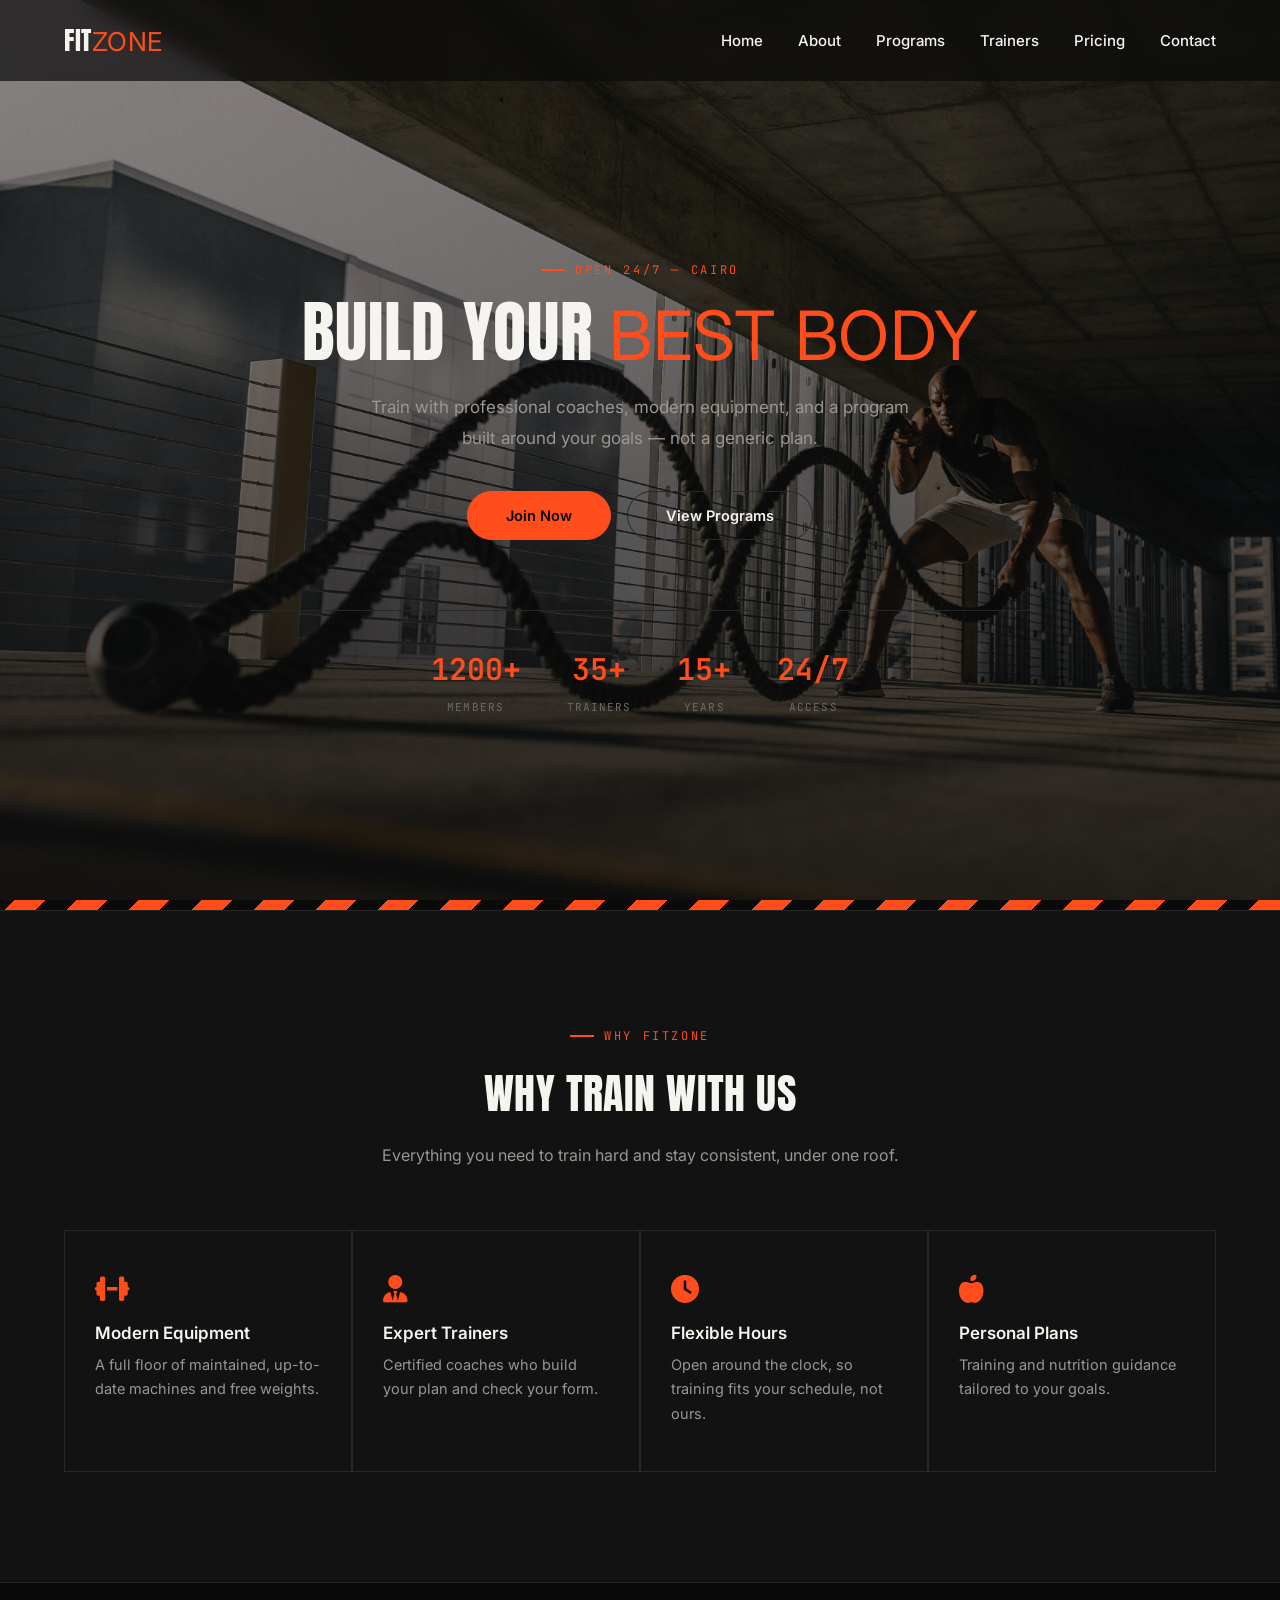
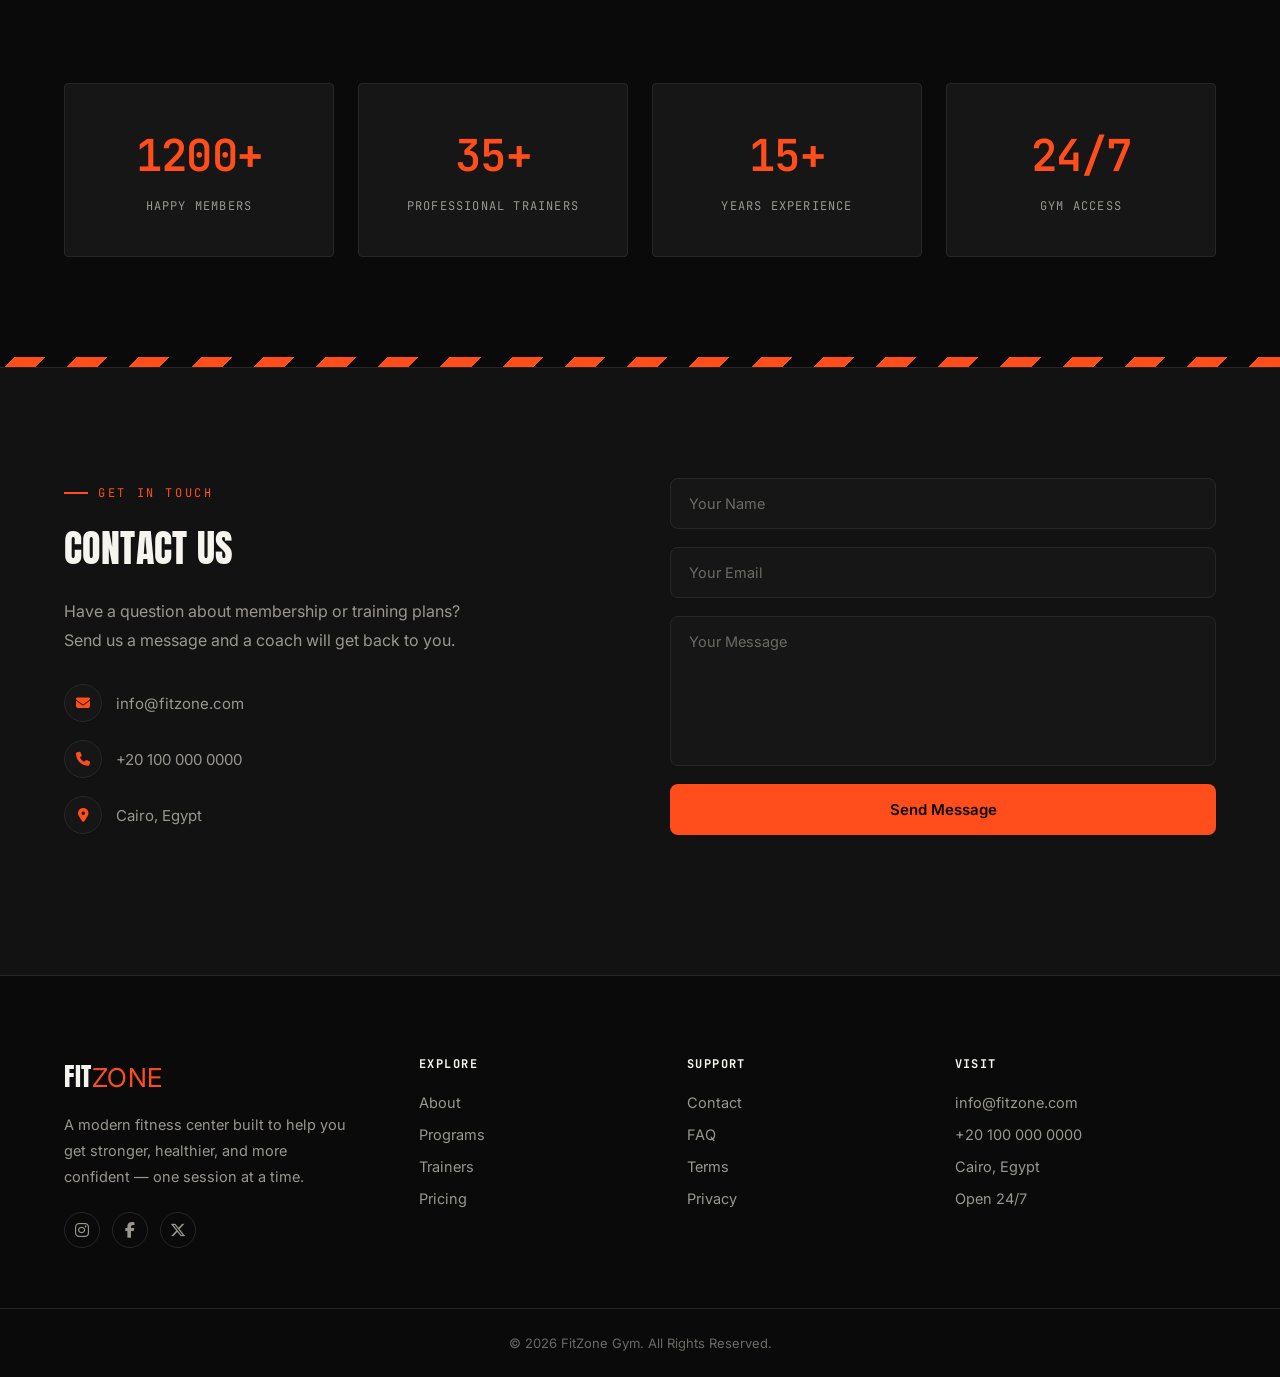
<file: index.html>
<!DOCTYPE html>
<html lang="en">
<head>
  <meta charset="UTF-8">
  <meta name="viewport" content="width=device-width, initial-scale=1.0">
  <title>FitZone Gym</title>

  <link rel="preconnect" href="https://fonts.googleapis.com">
  <link rel="preconnect" href="https://fonts.gstatic.com" crossorigin>
  <link href="https://fonts.googleapis.com/css2?family=Anton&family=Inter:wght@400;500;600;700&family=JetBrains+Mono:wght@400;500;600&display=swap" rel="stylesheet">

  <link
    rel="stylesheet"
    href="https://cdnjs.cloudflare.com/ajax/libs/font-awesome/6.6.0/css/all.min.css"
  />

  <link rel="stylesheet" href="CSS/style.css">
</head>

<body>

<header id="siteHeader">

<div class="container">

<div class="logo">
Fit<span>Zone</span>
</div>

<nav id="nav">

<a href="index.html">Home</a>
<a href="Pages/about.html">About</a>
<a href="Pages/programs.html">Programs</a>
<a href="Pages/trainers.html">Trainers</a>
<a href="Pages/pricing.html">Pricing</a>
<a href="Pages/contact.html">Contact</a>

</nav>

<div id="menu-btn">
<i class="fas fa-bars"></i>
</div>

</div>

</header>

<!-- ================= Hero ================= -->
<section class="hero" id="home">

<div class="hero-content">

<span class="eyebrow">Open 24/7 — Cairo</span>

<h1>
BUILD YOUR <span>BEST BODY</span>
</h1>

<p>
Train with professional coaches, modern equipment, and a program built
around your goals — not a generic plan.
</p>

<div class="hero-actions">
<a href="Pages/pricing.html" class="btn">Join Now</a>
<a href="Pages/programs.html" class="btn-ghost">View Programs</a>
</div>

<div class="hero-stats">
<div>
<h3>1200+</h3>
<span>Members</span>
</div>
<div>
<h3>35+</h3>
<span>Trainers</span>
</div>
<div>
<h3>15+</h3>
<span>Years</span>
</div>
<div>
<h3>24/7</h3>
<span>Access</span>
</div>
</div>

</div>

</section>

<div class="tape-divider"></div>

<!-- ================= Highlights ================= -->
<section class="highlights">

<div class="container">

<div class="title">
<span class="eyebrow">Why FitZone</span>
<h2>Why Train With Us</h2>
<p>Everything you need to train hard and stay consistent, under one roof.</p>
</div>

<div class="highlights-grid">

<div class="highlight">
<i class="fas fa-dumbbell"></i>
<h3>Modern Equipment</h3>
<p>A full floor of maintained, up-to-date machines and free weights.</p>
</div>

<div class="highlight">
<i class="fas fa-user-tie"></i>
<h3>Expert Trainers</h3>
<p>Certified coaches who build your plan and check your form.</p>
</div>

<div class="highlight">
<i class="fas fa-clock"></i>
<h3>Flexible Hours</h3>
<p>Open around the clock, so training fits your schedule, not ours.</p>
</div>

<div class="highlight">
<i class="fas fa-apple-alt"></i>
<h3>Personal Plans</h3>
<p>Training and nutrition guidance tailored to your goals.</p>
</div>

</div>

</div>

</section>

<!-- ================= Stats ================= -->
<section class="home-stats">

<div class="container">

<div class="stat-box">
<h2>1200+</h2>
<span>Happy Members</span>
</div>

<div class="stat-box">
<h2>35+</h2>
<span>Professional Trainers</span>
</div>

<div class="stat-box">
<h2>15+</h2>
<span>Years Experience</span>
</div>

<div class="stat-box">
<h2>24/7</h2>
<span>Gym Access</span>
</div>

</div>

</section>

<div class="tape-divider"></div>

<!-- ================= Contact ================= -->
<section class="contact" id="contact">

<div class="container">

<div class="contact-info">

<span class="eyebrow">Get In Touch</span>
<h2>Contact Us</h2>

<p>Have a question about membership or training plans? Send us a message
and a coach will get back to you.</p>

<div class="contact-line">
<i class="fas fa-envelope"></i>
<span>info@fitzone.com</span>
</div>

<div class="contact-line">
<i class="fas fa-phone"></i>
<span>+20 100 000 0000</span>
</div>

<div class="contact-line">
<i class="fas fa-location-dot"></i>
<span>Cairo, Egypt</span>
</div>

</div>

<form id="contactForm">

<input type="text" placeholder="Your Name" name="name" required>

<input type="email" placeholder="Your Email" name="email" required>

<textarea placeholder="Your Message" name="message" required></textarea>

<button type="submit">Send Message</button>

<p class="form-status" id="formStatus"></p>

</form>

</div>

</section>

<!-- ================= Footer ================= -->
<footer>

<div class="container">

<div class="footer-grid">

<div class="footer-brand">
<div class="logo">Fit<span>Zone</span></div>
<p>A modern fitness center built to help you get stronger, healthier,
and more confident — one session at a time.</p>
<div class="footer-social">
<a href="#" aria-label="Instagram"><i class="fab fa-instagram"></i></a>
<a href="#" aria-label="Facebook"><i class="fab fa-facebook-f"></i></a>
<a href="#" aria-label="X"><i class="fab fa-x-twitter"></i></a>
</div>
</div>

<div class="footer-col">
<h4>Explore</h4>
<ul>
<li><a href="Pages/about.html">About</a></li>
<li><a href="Pages/programs.html">Programs</a></li>
<li><a href="Pages/trainers.html">Trainers</a></li>
<li><a href="Pages/pricing.html">Pricing</a></li>
</ul>
</div>

<div class="footer-col">
<h4>Support</h4>
<ul>
<li><a href="Pages/contact.html">Contact</a></li>
<li><a href="#faq">FAQ</a></li>
<li><a href="#terms">Terms</a></li>
<li><a href="#privacy">Privacy</a></li>
</ul>
</div>

<div class="footer-col">
<h4>Visit</h4>
<ul>
<li><a href="#">info@fitzone.com</a></li>
<li><a href="#">+20 100 000 0000</a></li>
<li><a href="#">Cairo, Egypt</a></li>
<li><a href="#">Open 24/7</a></li>
</ul>
</div>

</div>

</div>

<div class="footer-bottom">
<p>© 2026 FitZone Gym. All Rights Reserved.</p>
</div>

</footer>

<script src="JS/main.js"></script>

</body>
</html>
</file>
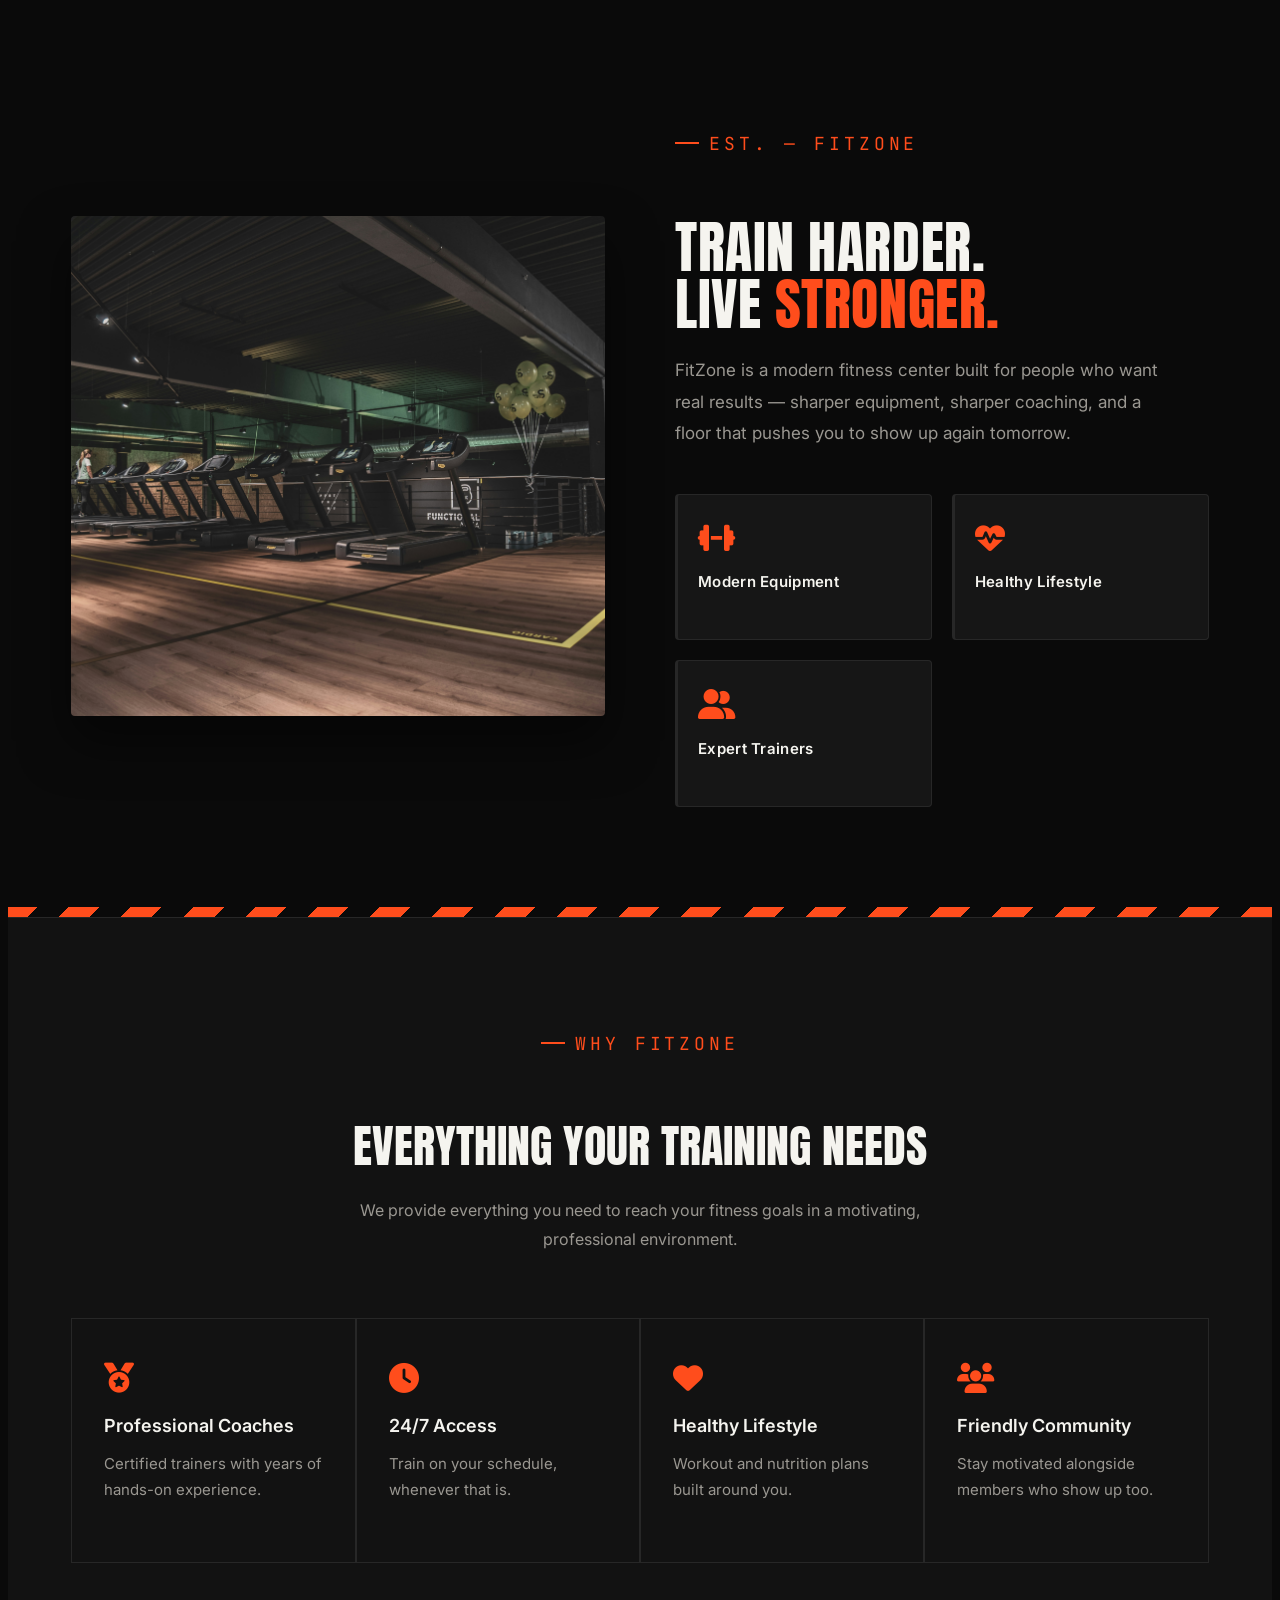
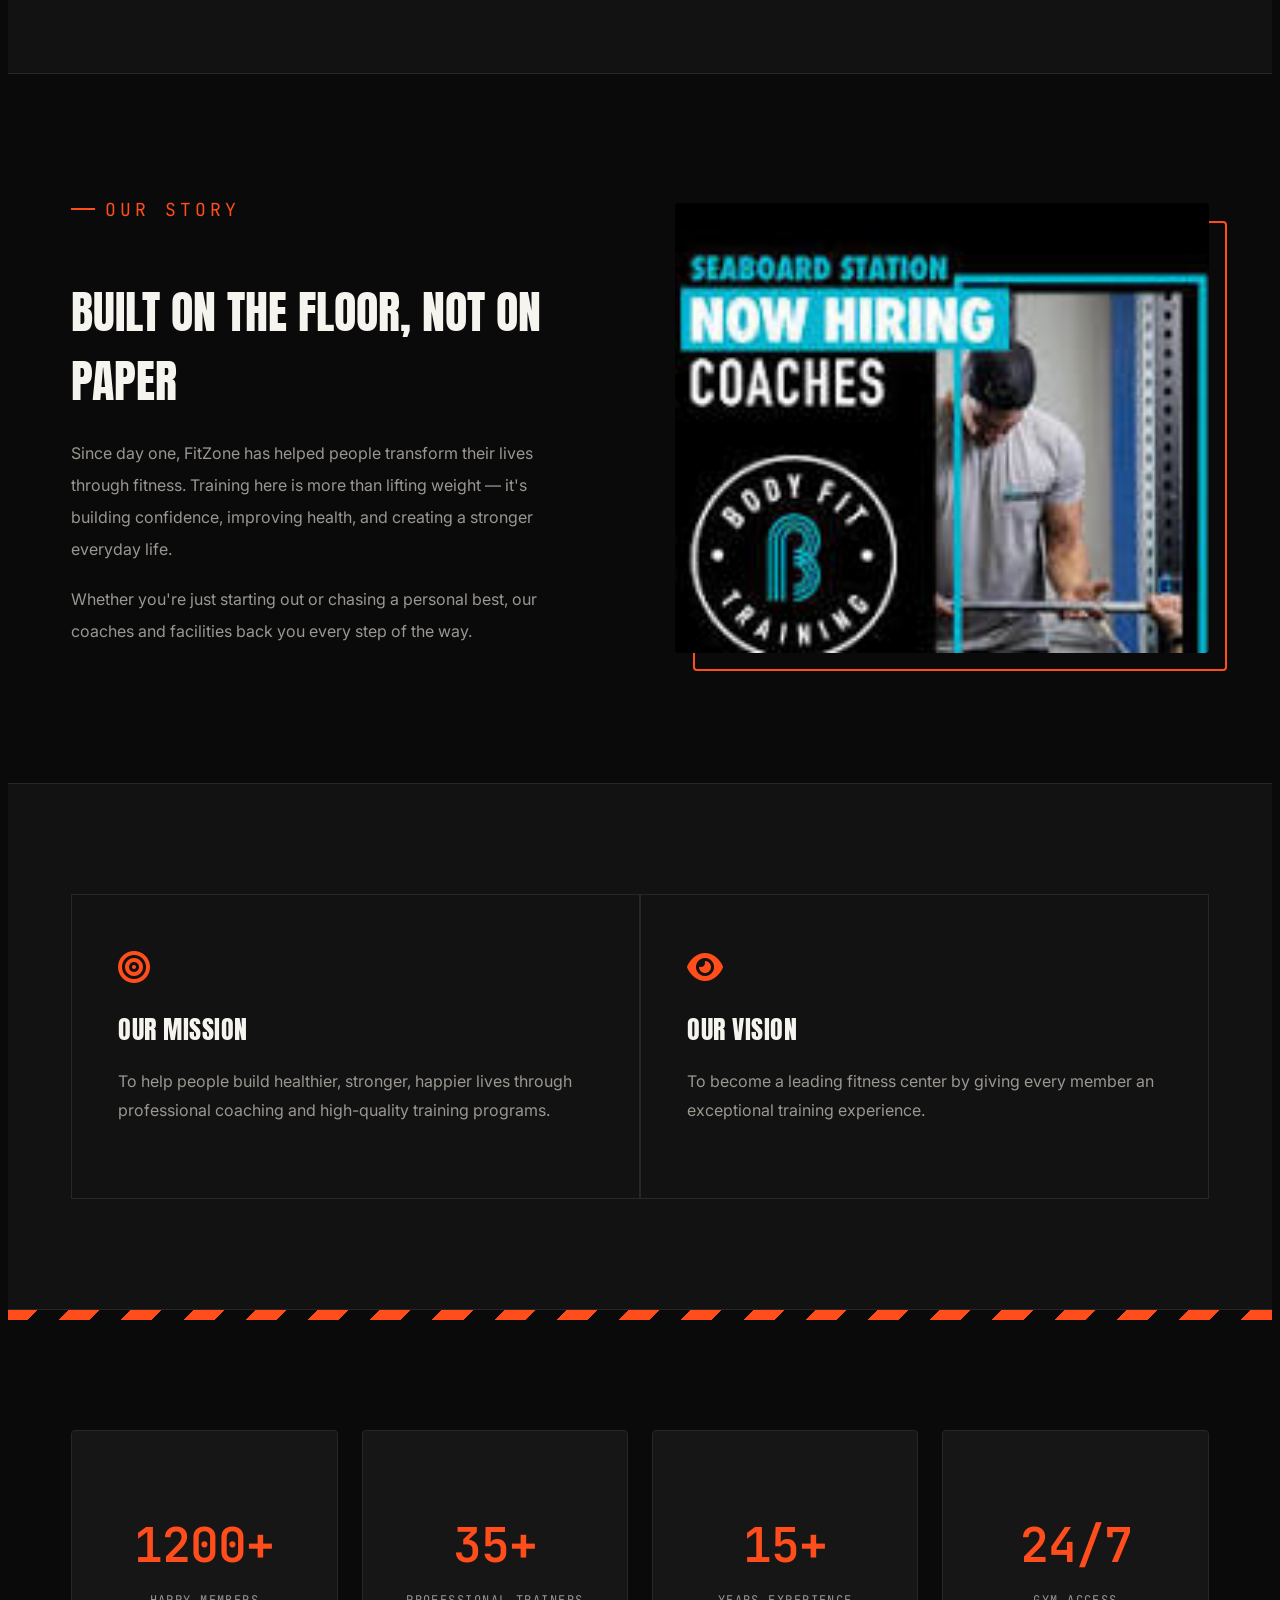
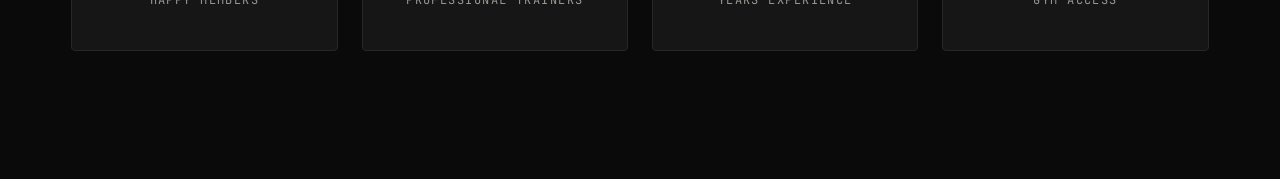
<file: Pages/about.html>
<!DOCTYPE html>
<html lang="en">
<head>
    <meta charset="UTF-8">
    <meta name="viewport" content="width=device-width, initial-scale=1.0">
    <title>About — FitZone</title>
    <link
        rel="stylesheet"
        href="https://cdnjs.cloudflare.com/ajax/libs/font-awesome/6.6.0/css/all.min.css"
    />
    <link rel="preconnect" href="https://fonts.googleapis.com">
    <link rel="preconnect" href="https://fonts.gstatic.com" crossorigin>
    <link href="https://fonts.googleapis.com/css2?family=Anton&family=Inter:wght@400;500;600;700&family=JetBrains+Mono:wght@400;500;600&display=swap" rel="stylesheet">
    <link rel="stylesheet" href="../CSS/about.css">
</head>
<body>

<!-- ================= About ================= -->
<section class="about" id="about">
    <div class="container">

        <div class="about-image">
            <img src="../images/about.jpg" alt="Member training on the FitZone gym floor">
        </div>

        <div class="about-text">

            <span class="eyebrow">Est. — FitZone</span>

            <h2>Train harder.<br>Live <em>stronger.</em></h2>

            <p>
                FitZone is a modern fitness center built for people who want real
                results — sharper equipment, sharper coaching, and a floor that
                pushes you to show up again tomorrow.
            </p>

            <div class="features">
                <div>
                    <i class="fa-solid fa-dumbbell"></i>
                    <h4>Modern Equipment</h4>
                </div>
                <div>
                    <i class="fa-solid fa-heart-pulse"></i>
                    <h4>Healthy Lifestyle</h4>
                </div>
                <div>
                    <i class="fa-solid fa-user-group"></i>
                    <h4>Expert Trainers</h4>
                </div>
            </div>

        </div>

    </div>
</section>

<div class="tape-divider"></div>

<!-- ================= Why Choose Us ================= -->
<section class="why-us">
    <div class="container">

        <div class="title">
            <span class="eyebrow">Why FitZone</span>
            <h2>Everything your training needs</h2>
            <p>
                We provide everything you need to reach your fitness goals in a
                motivating, professional environment.
            </p>
        </div>

        <div class="why-container">

            <div class="box">
                <i class="fas fa-medal"></i>
                <h3>Professional Coaches</h3>
                <p>Certified trainers with years of hands-on experience.</p>
            </div>

            <div class="box">
                <i class="fas fa-clock"></i>
                <h3>24/7 Access</h3>
                <p>Train on your schedule, whenever that is.</p>
            </div>

            <div class="box">
                <i class="fas fa-heart"></i>
                <h3>Healthy Lifestyle</h3>
                <p>Workout and nutrition plans built around you.</p>
            </div>

            <div class="box">
                <i class="fas fa-users"></i>
                <h3>Friendly Community</h3>
                <p>Stay motivated alongside members who show up too.</p>
            </div>

        </div>

    </div>
</section>

<!-- ================= Our Story ================= -->
<section class="story">
    <div class="container">

        <div class="story-text">

            <span class="eyebrow">Our Story</span>
            <h2>Built on the floor, not on paper</h2>

            <p>
                Since day one, FitZone has helped people transform their lives
                through fitness. Training here is more than lifting weight —
                it's building confidence, improving health, and creating a
                stronger everyday life.
            </p>

            <p>
                Whether you're just starting out or chasing a personal best,
                our coaches and facilities back you every step of the way.
            </p>

        </div>

        <div class="story-image">
            <img src="../images/FitZone coach guiding a member through a lift.jpg" alt="FitZone coach guiding a member through a lift">
        </div>

    </div>
</section>

<!-- ================= Mission & Vision ================= -->
<section class="mission">
    <div class="container">

        <div class="mission-card">
            <i class="fas fa-bullseye"></i>
            <h3>Our Mission</h3>
            <p>
                To help people build healthier, stronger, happier lives through
                professional coaching and high-quality training programs.
            </p>
        </div>

        <div class="mission-card">
            <i class="fas fa-eye"></i>
            <h3>Our Vision</h3>
            <p>
                To become a leading fitness center by giving every member an
                exceptional training experience.
            </p>
        </div>

    </div>
</section>

<div class="tape-divider"></div>

<!-- ================= Statistics ================= -->
<section class="about-stats">
    <div class="container">

        <div class="stat-box">
            <h2>1200+</h2>
            <span>Happy Members</span>
        </div>

        <div class="stat-box">
            <h2>35+</h2>
            <span>Professional Trainers</span>
        </div>

        <div class="stat-box">
            <h2>15+</h2>
            <span>Years Experience</span>
        </div>

        <div class="stat-box">
            <h2>24/7</h2>
            <span>Gym Access</span>
        </div>

    </div>
</section>

</body>
</html>
</file>
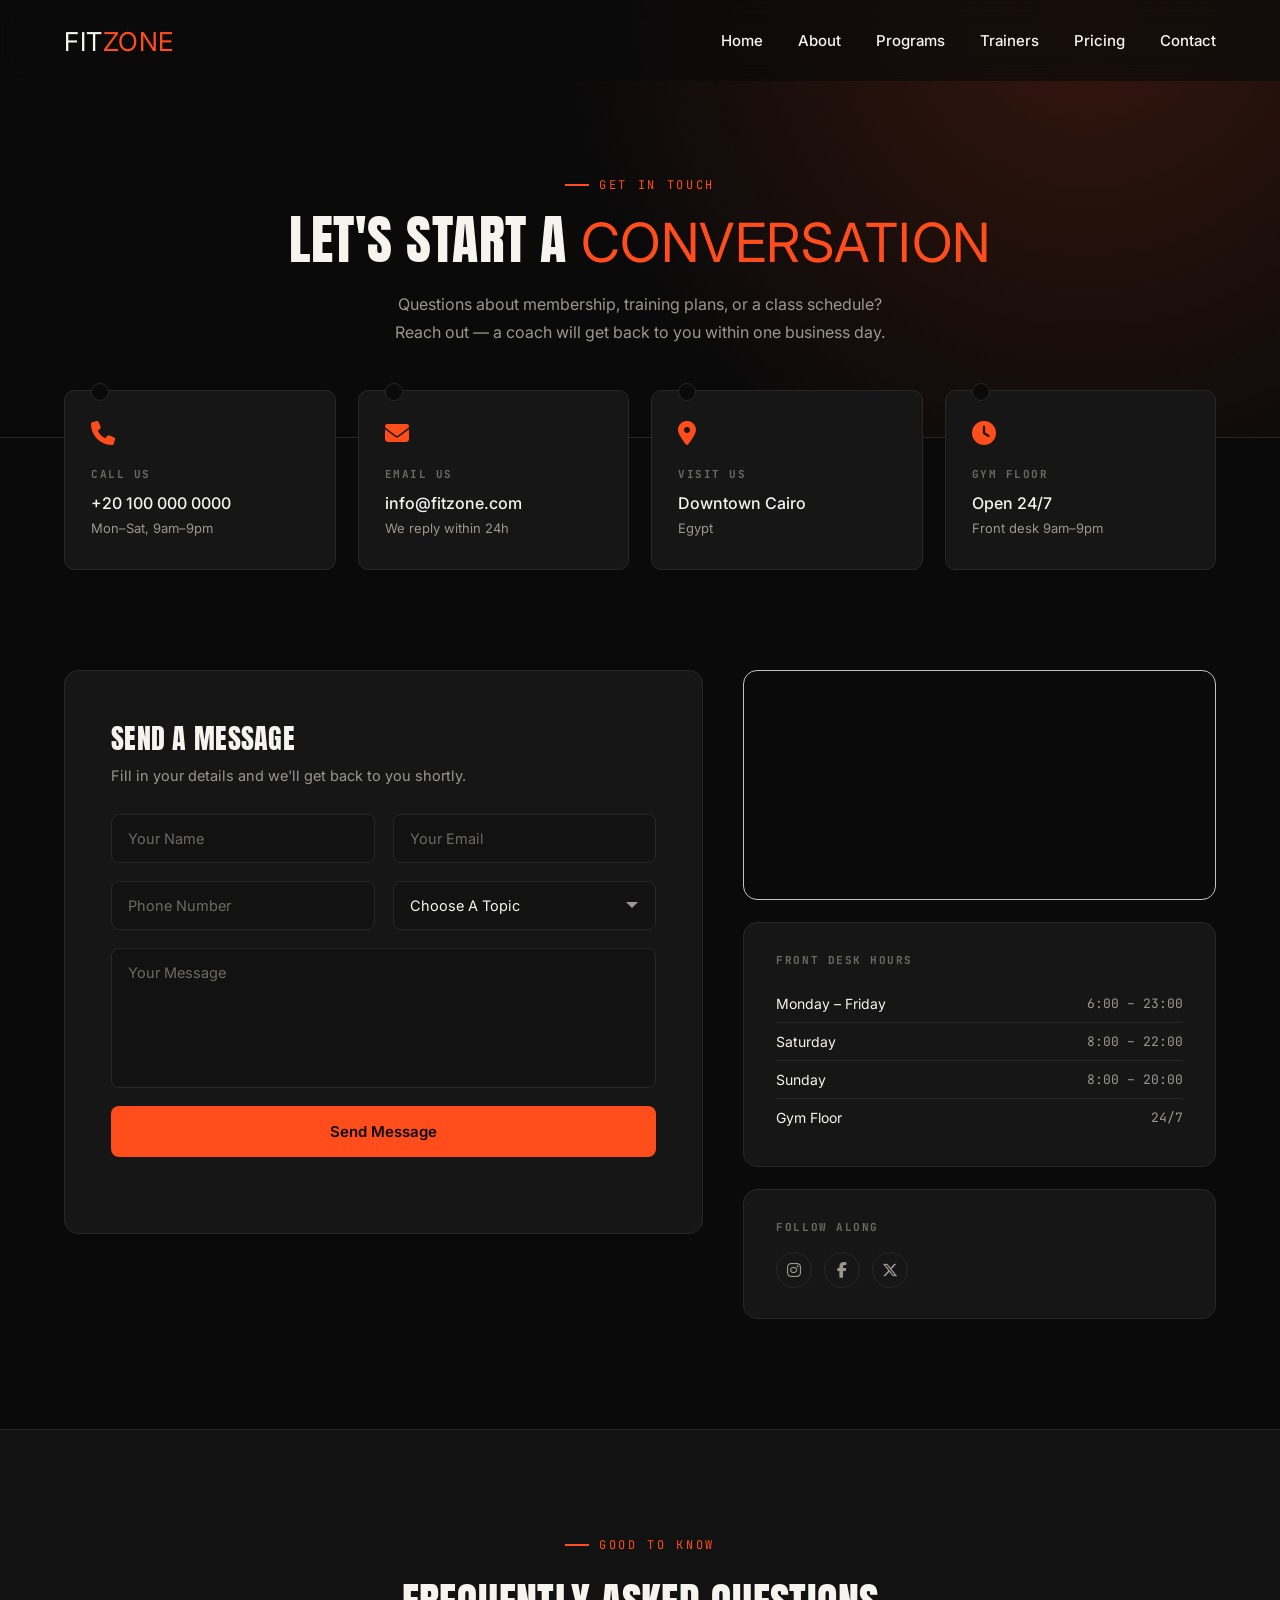
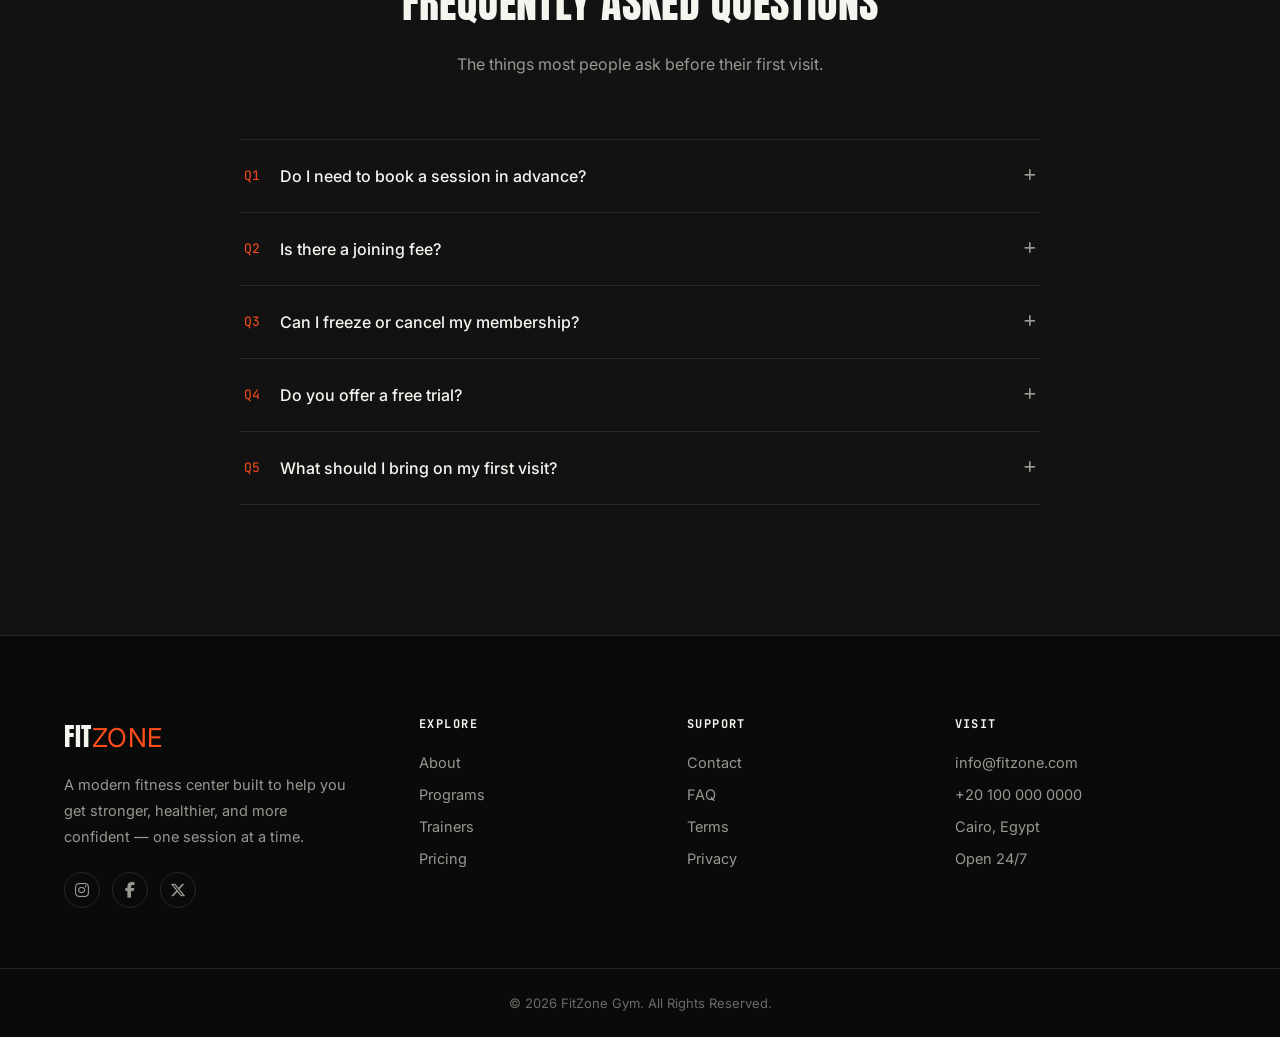
<file: Pages/contact.html>
<!DOCTYPE html>
<html lang="en">
<head>
  <meta charset="UTF-8">
  <meta name="viewport" content="width=device-width, initial-scale=1.0">
  <title>Contact — FitZone</title>

  <link rel="preconnect" href="https://fonts.googleapis.com">
  <link rel="preconnect" href="https://fonts.gstatic.com" crossorigin>
  <link href="https://fonts.googleapis.com/css2?family=Anton&family=Inter:wght@400;500;600;700&family=JetBrains+Mono:wght@400;500;600&display=swap" rel="stylesheet">

  <link
    rel="stylesheet"
    href="https://cdnjs.cloudflare.com/ajax/libs/font-awesome/6.6.0/css/all.min.css"
  />

  <link rel="stylesheet" href="../CSS/style.css">
  <link rel="stylesheet" href="../CSS/contact.css">
</head>

<body>

<header id="siteHeader">

<div class="container">

<div class="logo">
<a href="../index.html">Fit<span>Zone</span></a>
</div>

<nav id="nav">

<a href="../index.html">Home</a>
<a href="about.html">About</a>
<a href="programs.html">Programs</a>
<a href="trainers.html">Trainers</a>
<a href="pricing.html">Pricing</a>
<a href="contact.html">Contact</a>

</nav>

<div id="menu-btn">
<i class="fas fa-bars"></i>
</div>

</div>

</header>

<!-- ================= Page banner ================= -->
<section class="page-banner">
<div class="container">

<span class="eyebrow">Get In Touch</span>
<h1>Let's Start A <span>Conversation</span></h1>
<p>Questions about membership, training plans, or a class schedule? Reach out — a coach will get back to you within one business day.</p>

</div>
</section>

<!-- ================= Contact cards ================= -->
<section class="contact-cards">
<div class="container">

<div class="cards-grid">

<div class="info-card">
<i class="fas fa-phone"></i>
<h4>Call Us</h4>
<p>+20 100 000 0000<small>Mon–Sat, 9am–9pm</small></p>
</div>

<div class="info-card">
<i class="fas fa-envelope"></i>
<h4>Email Us</h4>
<p>info@fitzone.com<small>We reply within 24h</small></p>
</div>

<div class="info-card">
<i class="fas fa-location-dot"></i>
<h4>Visit Us</h4>
<p>Downtown Cairo<small>Egypt</small></p>
</div>

<div class="info-card">
<i class="fas fa-clock"></i>
<h4>Gym Floor</h4>
<p>Open 24/7<small>Front desk 9am–9pm</small></p>
</div>

</div>

</div>
</section>

<!-- ================= Form + map ================= -->
<section class="contact-main">
<div class="container">

<div class="form-panel">

<h2>Send A Message</h2>
<p>Fill in your details and we'll get back to you shortly.</p>

<form id="contactForm">

<div class="form-row">
<input type="text" placeholder="Your Name" name="name" required>
<input type="email" placeholder="Your Email" name="email" required>
</div>

<div class="form-row">
<input type="tel" placeholder="Phone Number" name="phone">
<select name="subject" required>
<option value="" disabled selected>Choose A Topic</option>
<option value="membership">Membership</option>
<option value="training">Personal Training</option>
<option value="classes">Classes & Schedule</option>
<option value="other">Something Else</option>
</select>
</div>

<textarea placeholder="Your Message" name="message" required></textarea>

<button type="submit">Send Message</button>

<p class="form-status" id="formStatus"></p>

</form>

</div>

<div class="side-panel">

<div class="map-frame">
<iframe
    src="https://maps.google.com/maps?q=Cairo,Egypt&z=13&output=embed"
    loading="lazy"
    referrerpolicy="no-referrer-when-downgrade"
    title="FitZone location map">
</iframe>
</div>

<div class="hours-card">
<h4>Front Desk Hours</h4>
<div class="hours-row"><span>Monday – Friday</span><span>6:00 – 23:00</span></div>
<div class="hours-row"><span>Saturday</span><span>8:00 – 22:00</span></div>
<div class="hours-row"><span>Sunday</span><span>8:00 – 20:00</span></div>
<div class="hours-row"><span>Gym Floor</span><span>24/7</span></div>
</div>

<div class="social-card">
<h4>Follow Along</h4>
<div class="footer-social">
<a href="#" aria-label="Instagram"><i class="fab fa-instagram"></i></a>
<a href="#" aria-label="Facebook"><i class="fab fa-facebook-f"></i></a>
<a href="#" aria-label="X"><i class="fab fa-x-twitter"></i></a>
</div>
</div>

</div>

</div>
</section>

<!-- ================= FAQ ================= -->
<section class="faq">
<div class="container">

<div class="title">
<span class="eyebrow">Good To Know</span>
<h2>Frequently Asked Questions</h2>
<p>The things most people ask before their first visit.</p>
</div>

<div class="faq-list">

<div class="faq-item">
<button class="faq-q">
<span class="faq-index">Q1</span>
<span class="faq-text">Do I need to book a session in advance?</span>
<i class="fas fa-plus"></i>
</button>
<div class="faq-a">
<p>Walk-ins are always welcome on the gym floor. Personal training and classes are booked through your coach or the front desk to guarantee a spot.</p>
</div>
</div>

<div class="faq-item">
<button class="faq-q">
<span class="faq-index">Q2</span>
<span class="faq-text">Is there a joining fee?</span>
<i class="fas fa-plus"></i>
</button>
<div class="faq-a">
<p>No joining fee on any plan. You only pay the membership price listed on the pricing page, billed monthly or annually.</p>
</div>
</div>

<div class="faq-item">
<button class="faq-q">
<span class="faq-index">Q3</span>
<span class="faq-text">Can I freeze or cancel my membership?</span>
<i class="fas fa-plus"></i>
</button>
<div class="faq-a">
<p>Yes. Memberships can be paused for travel or injury, and cancelled anytime with no penalty — just give us notice through the front desk.</p>
</div>
</div>

<div class="faq-item">
<button class="faq-q">
<span class="faq-index">Q4</span>
<span class="faq-text">Do you offer a free trial?</span>
<i class="fas fa-plus"></i>
</button>
<div class="faq-a">
<p>New members get one free day pass to try the floor, classes, and meet a coach before choosing a plan.</p>
</div>
</div>

<div class="faq-item">
<button class="faq-q">
<span class="faq-index">Q5</span>
<span class="faq-text">What should I bring on my first visit?</span>
<i class="fas fa-plus"></i>
</button>
<div class="faq-a">
<p>Just workout clothes, a water bottle, and a valid ID. We'll handle the tour and paperwork at the front desk.</p>
</div>
</div>

</div>

</div>
</section>

<!-- ================= Footer ================= -->
<footer>

<div class="container">

<div class="footer-grid">

<div class="footer-brand">
<div class="logo">Fit<span>Zone</span></div>
<p>A modern fitness center built to help you get stronger, healthier,
and more confident — one session at a time.</p>
<div class="footer-social">
<a href="#" aria-label="Instagram"><i class="fab fa-instagram"></i></a>
<a href="#" aria-label="Facebook"><i class="fab fa-facebook-f"></i></a>
<a href="#" aria-label="X"><i class="fab fa-x-twitter"></i></a>
</div>
</div>

<div class="footer-col">
<h4>Explore</h4>
<ul>
<li><a href="about.html">About</a></li>
<li><a href="programs.html">Programs</a></li>
<li><a href="trainers.html">Trainers</a></li>
<li><a href="pricing.html">Pricing</a></li>
</ul>
</div>

<div class="footer-col">
<h4>Support</h4>
<ul>
<li><a href="contact.html">Contact</a></li>
<li><a href="#faq">FAQ</a></li>
<li><a href="#terms">Terms</a></li>
<li><a href="#privacy">Privacy</a></li>
</ul>
</div>

<div class="footer-col">
<h4>Visit</h4>
<ul>
<li><a href="#">info@fitzone.com</a></li>
<li><a href="#">+20 100 000 0000</a></li>
<li><a href="#">Cairo, Egypt</a></li>
<li><a href="#">Open 24/7</a></li>
</ul>
</div>

</div>

</div>

<div class="footer-bottom">
<p>© 2026 FitZone Gym. All Rights Reserved.</p>
</div>

</footer>

<script src="../JS/main.js"></script>
<script src="../JS/contact.js"></script>

</body>
</html>
</file>
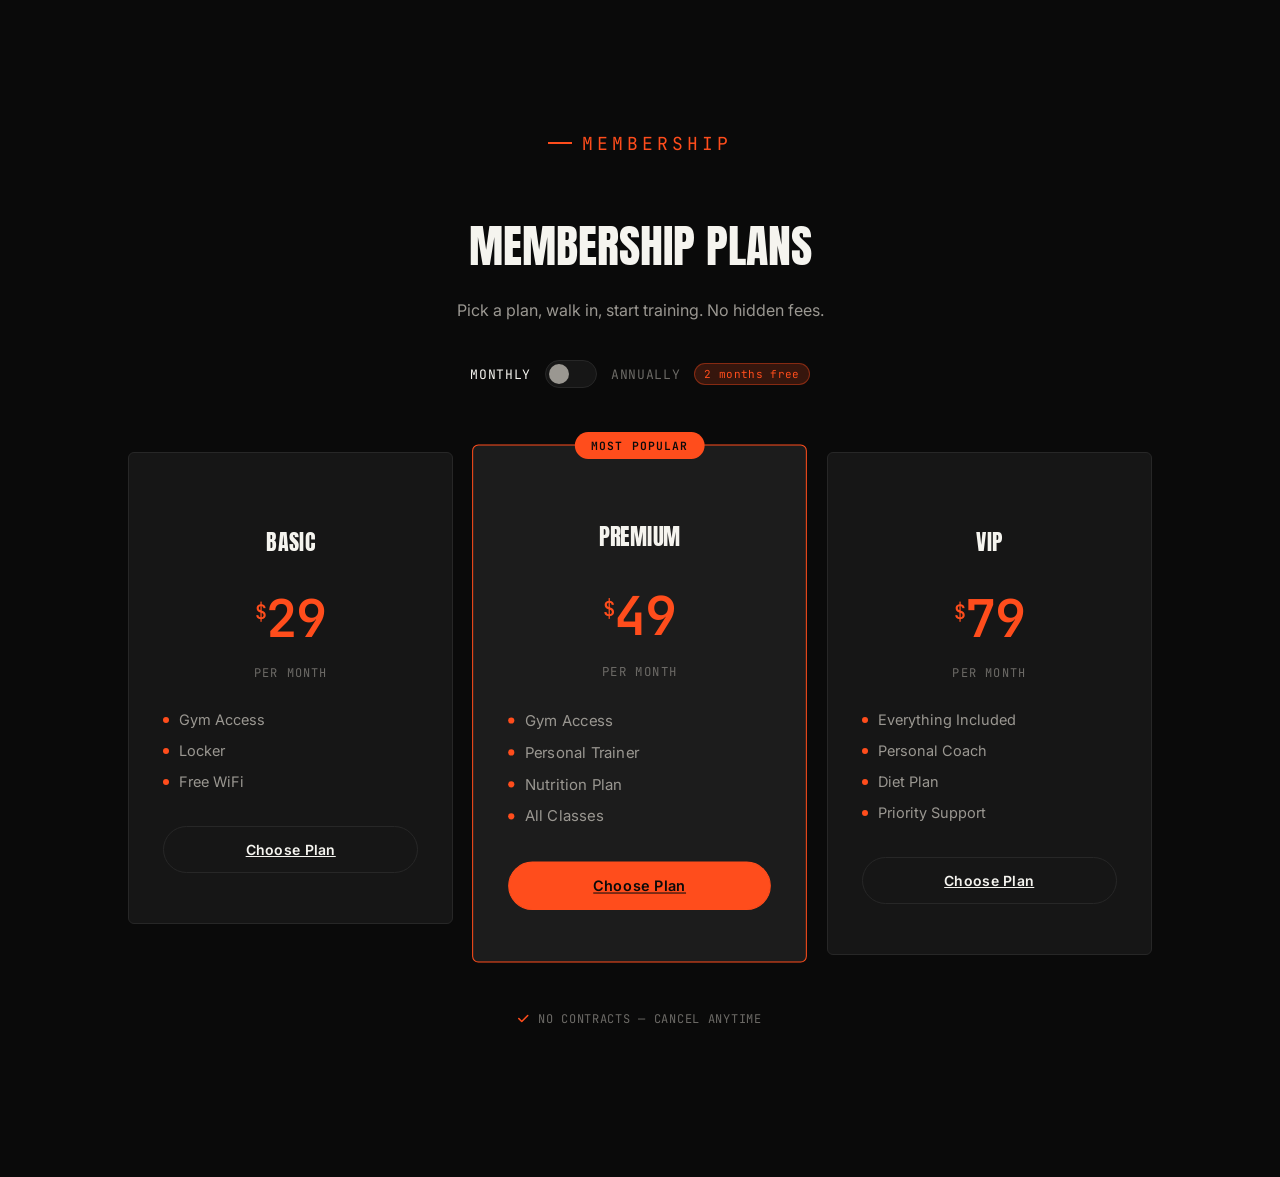
<file: Pages/pricing.html>
<!DOCTYPE html>
<html lang="en">
<head>
    <meta charset="UTF-8">
    <meta name="viewport" content="width=device-width, initial-scale=1.0">
    <title>Pricing — FitZone</title>
    <link
        rel="stylesheet"
        href="https://cdnjs.cloudflare.com/ajax/libs/font-awesome/6.6.0/css/all.min.css"
    />
    <link rel="preconnect" href="https://fonts.googleapis.com">
    <link rel="preconnect" href="https://fonts.gstatic.com" crossorigin>
    <link href="https://fonts.googleapis.com/css2?family=Anton&family=Inter:wght@400;500;600;700&family=JetBrains+Mono:wght@400;500;600&display=swap" rel="stylesheet">
    <link rel="stylesheet" href="../CSS/pricing.css">
</head>
<body>

<!-- ================= Pricing ================= -->
<section class="pricing" id="pricing">
    <div class="container">

        <div class="title">
            <span class="eyebrow">Membership</span>
            <h2>Membership Plans</h2>
            <p>Pick a plan, walk in, start training. No hidden fees.</p>
        </div>

        <div class="billing-toggle">
            <span class="on" data-label="monthly">Monthly</span>
            <button
                type="button"
                class="switch"
                id="billingSwitch"
                role="switch"
                aria-checked="false"
                aria-label="Toggle annual billing"
            ></button>
            <span data-label="annual">Annually</span>
            <span class="save-tag">2 months free</span>
        </div>

        <div class="container price-grid">

            <div class="price">
                <h3>Basic</h3>
                <h1><sup>$</sup><span class="amount" data-monthly="29" data-annual="24">29</span></h1>
                <p>per month</p>
                <ul>
                    <li>Gym Access</li>
                    <li>Locker</li>
                    <li>Free WiFi</li>
                </ul>
                <a href="#">Choose Plan</a>
            </div>

            <div class="price active">
                <span class="badge">Most Popular</span>
                <h3>Premium</h3>
                <h1><sup>$</sup><span class="amount" data-monthly="49" data-annual="41">49</span></h1>
                <p>per month</p>
                <ul>
                    <li>Gym Access</li>
                    <li>Personal Trainer</li>
                    <li>Nutrition Plan</li>
                    <li>All Classes</li>
                </ul>
                <a href="#">Choose Plan</a>
            </div>

            <div class="price">
                <h3>VIP</h3>
                <h1><sup>$</sup><span class="amount" data-monthly="79" data-annual="66">79</span></h1>
                <p>per month</p>
                <ul>
                    <li>Everything Included</li>
                    <li>Personal Coach</li>
                    <li>Diet Plan</li>
                    <li>Priority Support</li>
                </ul>
                <a href="#">Choose Plan</a>
            </div>

        </div>

        <p class="pricing-note"><i class="fas fa-check"></i>No contracts — cancel anytime</p>

    </div>
</section>

<script src="../JS/main.js"></script>
<script src="../JS/pricing.js"></script>
</body>
</html>
</file>
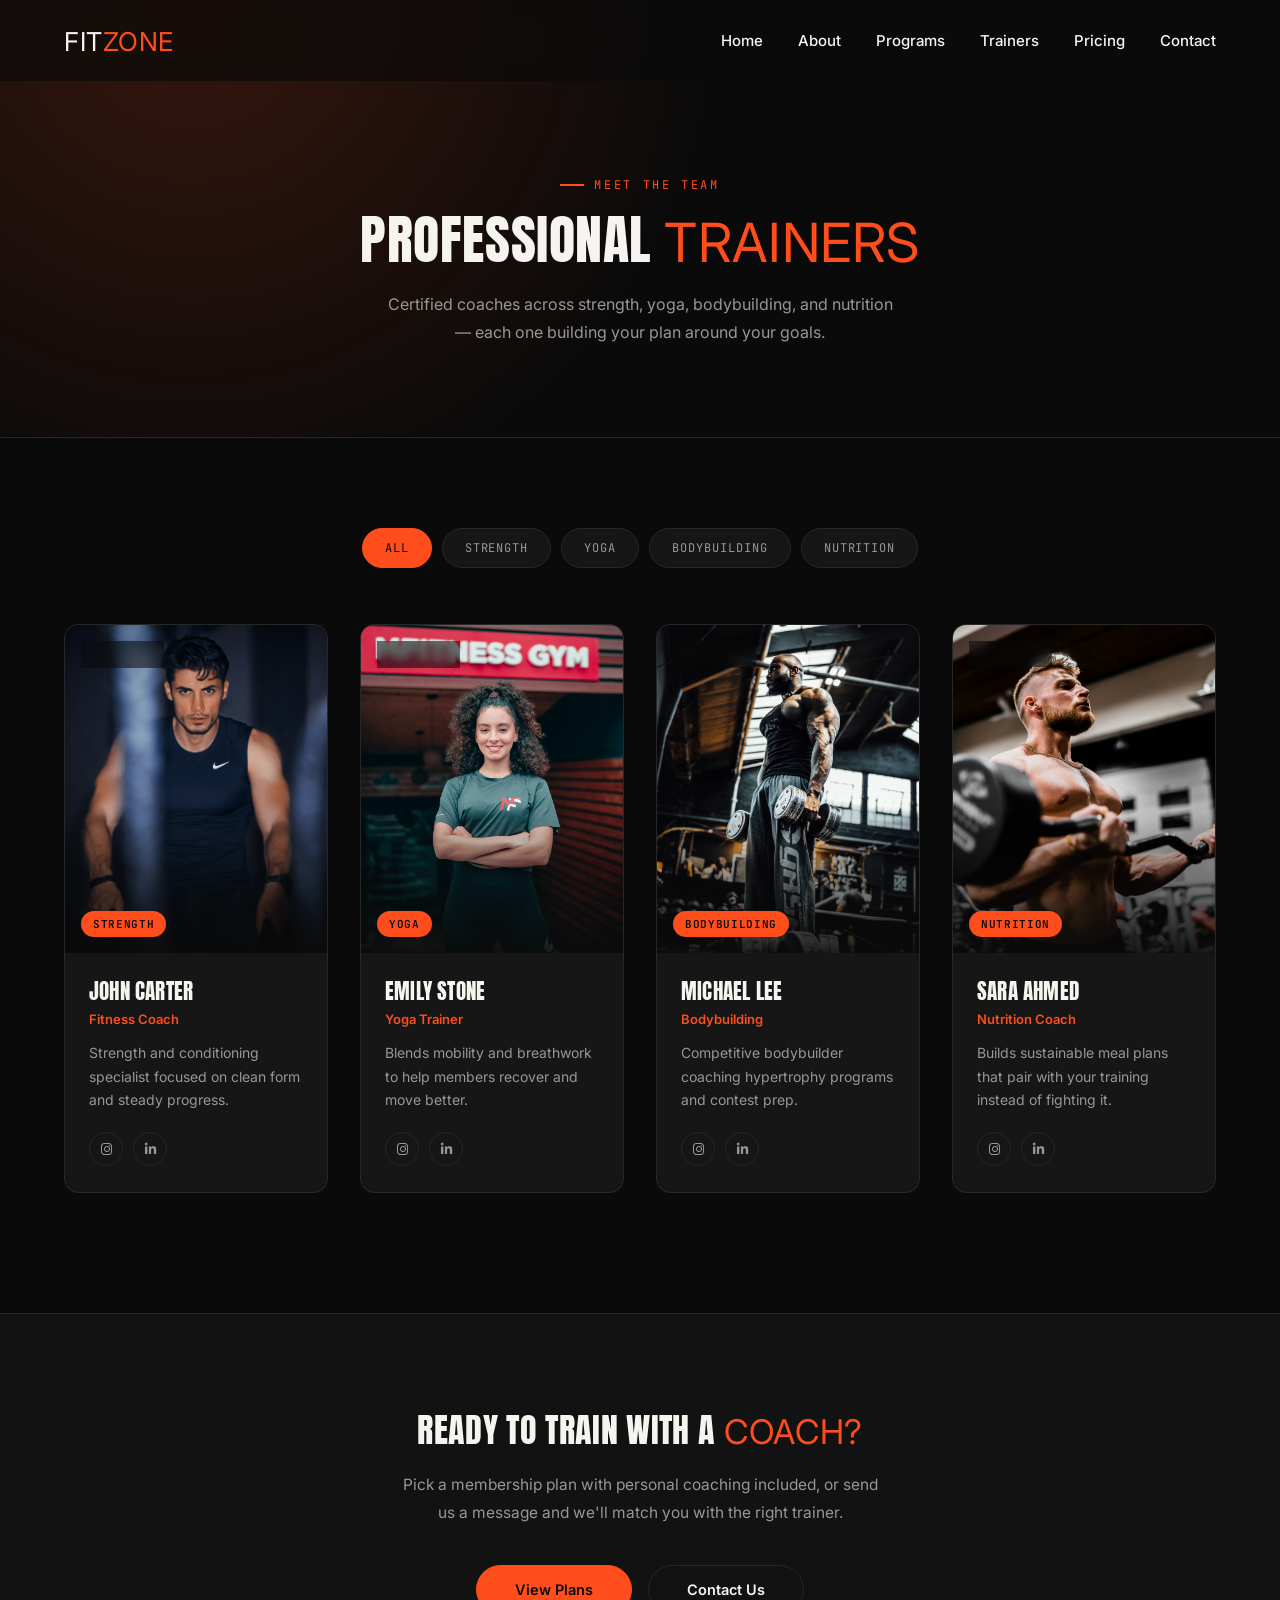
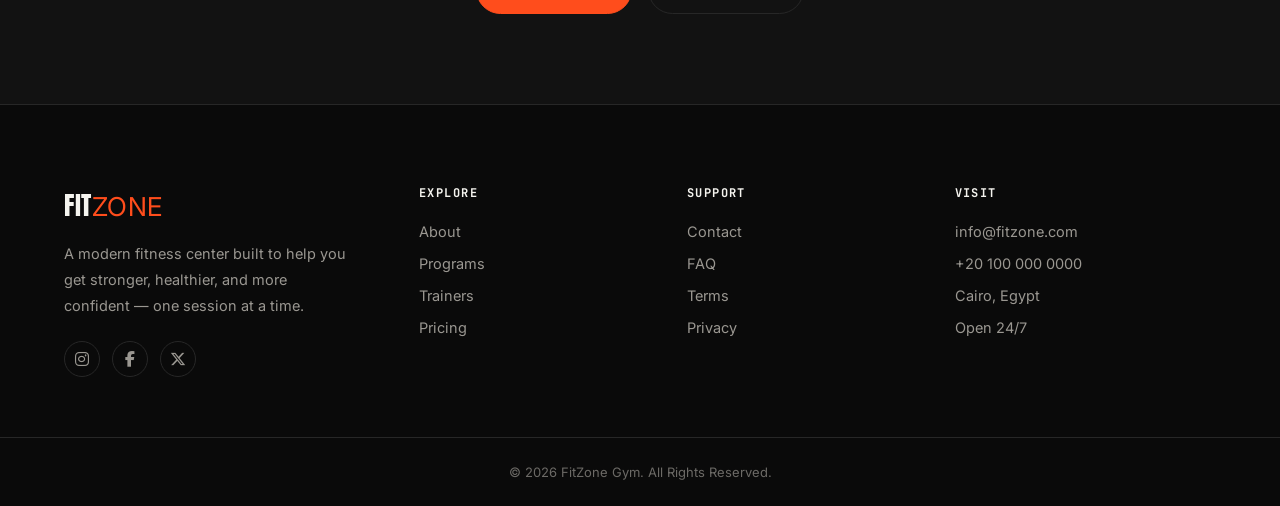
<file: Pages/trainers.html>
<!DOCTYPE html>
<html lang="en">
<head>
    <meta charset="UTF-8">
    <meta name="viewport" content="width=device-width, initial-scale=1.0">
    <title>Trainers — FitZone</title>

    <link rel="preconnect" href="https://fonts.googleapis.com">
    <link rel="preconnect" href="https://fonts.gstatic.com" crossorigin>
    <link href="https://fonts.googleapis.com/css2?family=Anton&family=Inter:wght@400;500;600;700&family=JetBrains+Mono:wght@400;500;600&display=swap" rel="stylesheet">

    <link
        rel="stylesheet"
        href="https://cdnjs.cloudflare.com/ajax/libs/font-awesome/6.6.0/css/all.min.css"
    />

    <link rel="stylesheet" href="../CSS/style.css">
    <link rel="stylesheet" href="../CSS/trainers.css">
</head>
<body>

<header id="siteHeader">

<div class="container">

<div class="logo">
<a href="../index.html">Fit<span>Zone</span></a>
</div>

<nav id="nav">

<a href="../index.html">Home</a>
<a href="about.html">About</a>
<a href="programs.html">Programs</a>
<a href="trainers.html">Trainers</a>
<a href="pricing.html">Pricing</a>
<a href="contact.html">Contact</a>

</nav>

<div id="menu-btn">
<i class="fas fa-bars"></i>
</div>

</div>

</header>

<!-- ================= Page banner ================= -->
<section class="page-banner">
<div class="container">

<span class="eyebrow">Meet The Team</span>
<h1>Professional <span>Trainers</span></h1>
<p>Certified coaches across strength, yoga, bodybuilding, and nutrition — each one building your plan around your goals.</p>

</div>
</section>

<!-- ================= Trainers ================= -->
<section class="trainers" id="trainers">

<div class="container">

<div class="filter-bar">
<button class="filter-btn active" data-filter="all">All</button>
<button class="filter-btn" data-filter="strength">Strength</button>
<button class="filter-btn" data-filter="yoga">Yoga</button>
<button class="filter-btn" data-filter="bodybuilding">Bodybuilding</button>
<button class="filter-btn" data-filter="nutrition">Nutrition</button>
</div>

<div class="trainers-grid">

<div class="trainer" data-category="strength">
<div class="trainer-media">
<span class="trainer-index">Coach 01</span>
<span class="trainer-tag">Strength</span>
<img src="../images/trainer1.jpg" alt="John Carter, Fitness Coach">
</div>
<div class="trainer-body">
<h3>John Carter</h3>
<p class="trainer-role">Fitness Coach</p>
<p class="trainer-bio">Strength and conditioning specialist focused on clean form and steady progress.</p>
<div class="trainer-social">
<a href="#" aria-label="Instagram"><i class="fab fa-instagram"></i></a>
<a href="#" aria-label="LinkedIn"><i class="fab fa-linkedin-in"></i></a>
</div>
</div>
</div>

<div class="trainer" data-category="yoga">
<div class="trainer-media">
<span class="trainer-index">Coach 02</span>
<span class="trainer-tag">Yoga</span>
<img src="../images/trainer2.jpg" alt="Emily Stone, Yoga Trainer">
</div>
<div class="trainer-body">
<h3>Emily Stone</h3>
<p class="trainer-role">Yoga Trainer</p>
<p class="trainer-bio">Blends mobility and breathwork to help members recover and move better.</p>
<div class="trainer-social">
<a href="#" aria-label="Instagram"><i class="fab fa-instagram"></i></a>
<a href="#" aria-label="LinkedIn"><i class="fab fa-linkedin-in"></i></a>
</div>
</div>
</div>

<div class="trainer" data-category="bodybuilding">
<div class="trainer-media">
<span class="trainer-index">Coach 03</span>
<span class="trainer-tag">Bodybuilding</span>
<img src="../images/trainer3.jpg" alt="Michael Lee, Bodybuilding Coach">
</div>
<div class="trainer-body">
<h3>Michael Lee</h3>
<p class="trainer-role">Bodybuilding</p>
<p class="trainer-bio">Competitive bodybuilder coaching hypertrophy programs and contest prep.</p>
<div class="trainer-social">
<a href="#" aria-label="Instagram"><i class="fab fa-instagram"></i></a>
<a href="#" aria-label="LinkedIn"><i class="fab fa-linkedin-in"></i></a>
</div>
</div>
</div>

<div class="trainer" data-category="nutrition">
<div class="trainer-media">
<span class="trainer-index">Coach 04</span>
<span class="trainer-tag">Nutrition</span>
<img src="../images/trainer4.jpg" alt="Sara Ahmed, Nutrition Coach">
</div>
<div class="trainer-body">
<h3>Sara Ahmed</h3>
<p class="trainer-role">Nutrition Coach</p>
<p class="trainer-bio">Builds sustainable meal plans that pair with your training instead of fighting it.</p>
<div class="trainer-social">
<a href="#" aria-label="Instagram"><i class="fab fa-instagram"></i></a>
<a href="#" aria-label="LinkedIn"><i class="fab fa-linkedin-in"></i></a>
</div>
</div>
</div>

</div>

</div>

</section>

<!-- ================= CTA ================= -->
<section class="trainers-cta">
<div class="container">

<h2>Ready To Train With A <span>Coach?</span></h2>
<p>Pick a membership plan with personal coaching included, or send us a message and we'll match you with the right trainer.</p>

<div class="hero-actions">
<a href="pricing.html" class="btn">View Plans</a>
<a href="contact.html" class="btn-ghost">Contact Us</a>
</div>

</div>
</section>

<!-- ================= Footer ================= -->
<footer>

<div class="container">

<div class="footer-grid">

<div class="footer-brand">
<div class="logo">Fit<span>Zone</span></div>
<p>A modern fitness center built to help you get stronger, healthier,
and more confident — one session at a time.</p>
<div class="footer-social">
<a href="#" aria-label="Instagram"><i class="fab fa-instagram"></i></a>
<a href="#" aria-label="Facebook"><i class="fab fa-facebook-f"></i></a>
<a href="#" aria-label="X"><i class="fab fa-x-twitter"></i></a>
</div>
</div>

<div class="footer-col">
<h4>Explore</h4>
<ul>
<li><a href="about.html">About</a></li>
<li><a href="programs.html">Programs</a></li>
<li><a href="trainers.html">Trainers</a></li>
<li><a href="pricing.html">Pricing</a></li>
</ul>
</div>

<div class="footer-col">
<h4>Support</h4>
<ul>
<li><a href="contact.html">Contact</a></li>
<li><a href="#faq">FAQ</a></li>
<li><a href="#terms">Terms</a></li>
<li><a href="#privacy">Privacy</a></li>
</ul>
</div>

<div class="footer-col">
<h4>Visit</h4>
<ul>
<li><a href="#">info@fitzone.com</a></li>
<li><a href="#">+20 100 000 0000</a></li>
<li><a href="#">Cairo, Egypt</a></li>
<li><a href="#">Open 24/7</a></li>
</ul>
</div>

</div>

</div>

<div class="footer-bottom">
<p>© 2026 FitZone Gym. All Rights Reserved.</p>
</div>

</footer>

<script src="../JS/main.js"></script>
<script src="../JS/trainers.js"></script>

</body>
</html>
</file>
<file: CSS/style.css>
/* ===========================================================
   FitZone — Base stylesheet 
=========================================================== */

:root{
    --black:        #0a0a0a;
    --black-soft:   #121212;
    --card:         #161616;
    --card-hover:   #1c1c1c;
    --border:       #272727;
    --white:        #f5f4ef;
    --muted:        #9a9791;
    --muted-dim:    #6c6a66;
    --orange:       #ff4d1c;
    --orange-bright:#ff7a3d;
    --orange-dim:   rgba(255,77,28,.18);

    --font-display: 'Anton', sans-serif;
    --font-body:    'Inter', sans-serif;
    --font-mono:    'JetBrains Mono', monospace;
}

*{
    margin:0;
    padding:0;
    box-sizing:border-box;
    scroll-behavior:smooth;
    font-family:var(--font-body);
}

body{
    background:var(--black);
    color:var(--white);
    overflow-x:hidden;
}

img{
    width:100%;
    display:block;
}

a{
    text-decoration:none;
    color:inherit;
}

ul{
    list-style:none;
}

.container{
    width:90%;
    max-width:1200px;
    margin:auto;
}

.eyebrow{
    display:inline-flex;
    align-items:center;
    gap:10px;
    font-family:var(--font-mono);
    font-size:12px;
    letter-spacing:.22em;
    text-transform:uppercase;
    color:var(--orange);
    margin-bottom:18px;
}

.eyebrow::before{
    content:"";
    width:24px;
    height:2px;
    background:var(--orange);
}

.tape-divider{
    height:10px;
    background:repeating-linear-gradient(
        -45deg,
        var(--orange) 0 22px,
        var(--black) 22px 44px
    );
}

/* ===========================================================
   Header
=========================================================== */

header{
    position:fixed;
    top:0;
    left:0;
    width:100%;
    background:rgba(10,10,10,.7);
    backdrop-filter:blur(10px);
    border-bottom:1px solid transparent;
    z-index:999;
    transition:background .3s ease, border-color .3s ease;
}

header.scrolled{
    background:rgba(10,10,10,.92);
    border-bottom-color:var(--border);
}

header .container{
    display:flex;
    justify-content:space-between;
    align-items:center;
    height:80px;
}

.logo{
    font-family:var(--font-display);
    font-weight:400;
    font-size:26px;
    letter-spacing:.02em;
    text-transform:uppercase;
    color:var(--white);
}

.logo span{
    color:var(--orange);
}

nav{
    display:flex;
    gap:35px;
}

nav a{
    position:relative;
    color:var(--white);
    font-weight:500;
    font-size:15px;
    transition:color .3s ease;
    padding:4px 0;
}

nav a::after{
    content:"";
    position:absolute;
    left:0;
    bottom:-2px;
    width:0;
    height:2px;
    background:var(--orange);
    transition:width .3s ease;
}

nav a:hover{
    color:var(--orange);
}

nav a:hover::after{
    width:100%;
}

#menu-btn{
    display:none;
    font-size:24px;
    color:var(--white);
    cursor:pointer;
}

/* ===========================================================
   Hero
=========================================================== */

.hero{
    min-height:100vh;
    background:linear-gradient(180deg, rgba(10,10,10,.4), rgba(10,10,10,.85)),
               url("../images/hero.jpg") center/cover no-repeat;
    background-color:var(--black-soft);
    display:flex;
    align-items:center;
    justify-content:center;
    text-align:center;
    position:relative;
    padding:160px 0 90px;
}

.hero-content{
    position:relative;
    z-index:2;
    width:90%;
    max-width:780px;
    margin:auto;
}

.hero .eyebrow{
    justify-content:center;
}

.hero h1{
    font-family:var(--font-display);
    font-weight:400;
    letter-spacing:.01em;
    text-transform:uppercase;
    font-size:68px;
    line-height:1.03;
    margin-bottom:22px;
}

.hero h1 span{
    color:var(--orange);
}

.hero p{
    max-width:560px;
    margin:auto;
    line-height:1.8;
    color:var(--muted);
    font-size:17px;
}

.hero-actions{
    display:flex;
    flex-wrap:wrap;
    gap:16px;
    justify-content:center;
    margin-top:38px;
}

.btn{
    display:inline-block;
    background:var(--orange);
    color:var(--black);
    font-weight:600;
    font-size:14.5px;
    padding:15px 38px;
    border-radius:40px;
    transition:.35s ease;
    border:1px solid var(--orange);
}

.btn:hover{
    transform:translateY(-4px);
    background:var(--orange-bright);
    border-color:var(--orange-bright);
}

.btn-ghost{
    display:inline-block;
    background:transparent;
    color:var(--white);
    font-weight:600;
    font-size:14.5px;
    padding:15px 38px;
    border-radius:40px;
    border:1px solid var(--border);
    transition:.35s ease;
}

.btn-ghost:hover{
    transform:translateY(-4px);
    border-color:var(--white);
}

.hero-stats{
    display:flex;
    flex-wrap:wrap;
    justify-content:center;
    gap:46px;
    margin-top:70px;
    padding-top:38px;
    border-top:1px solid var(--border);
}

.hero-stats div{
    text-align:center;
}

.hero-stats h3{
    font-family:var(--font-mono);
    font-variant-numeric:tabular-nums;
    color:var(--orange);
    font-size:30px;
    font-weight:600;
    margin-bottom:6px;
}

.hero-stats span{
    font-family:var(--font-mono);
    font-size:11px;
    letter-spacing:.1em;
    text-transform:uppercase;
    color:var(--muted-dim);
}

/* ===========================================================
   Section Title
=========================================================== */

.title{
    text-align:center;
    margin-bottom:60px;
}

.title .eyebrow{
    justify-content:center;
}

.title h2{
    font-family:var(--font-display);
    font-weight:400;
    letter-spacing:.01em;
    text-transform:uppercase;
    font-size:42px;
    color:var(--white);
    margin-bottom:16px;
}

.title p{
    color:var(--muted);
    max-width:560px;
    margin:auto;
    line-height:1.8;
    font-size:16px;
}

/* ===========================================================
   Highlights (home page "why train with us" strip)
=========================================================== */

.highlights{
    padding:110px 0;
    background:var(--black-soft);
    border-top:1px solid var(--border);
    border-bottom:1px solid var(--border);
}

.highlights-grid{
    display:grid;
    grid-template-columns:repeat(auto-fit,minmax(230px,1fr));
    gap:2px;
    background:var(--border);
    border:1px solid var(--border);
}

.highlight{
    background:var(--black-soft);
    padding:44px 30px;
    text-align:left;
    transition:.35s ease;
    position:relative;
    overflow:hidden;
}

.highlight::after{
    content:"";
    position:absolute;
    inset:auto auto -40px -40px;
    width:80px;
    height:80px;
    background:var(--orange);
    border-radius:50%;
    opacity:0;
    filter:blur(30px);
    transition:opacity .35s ease;
}

.highlight:hover{
    background:var(--card-hover);
}

.highlight:hover::after{
    opacity:.35;
}

.highlight i{
    font-size:28px;
    color:var(--orange);
    margin-bottom:20px;
    display:block;
}

.highlight h3{
    font-size:17px;
    font-weight:600;
    color:var(--white);
    margin-bottom:10px;
}

.highlight p{
    color:var(--muted);
    font-size:14.5px;
    line-height:1.7;
}

/* ===========================================================
   Home stats band
=========================================================== */

.home-stats{
    padding:100px 0;
    background:var(--black);
}

.home-stats .container{
    display:grid;
    grid-template-columns:repeat(auto-fit,minmax(220px,1fr));
    gap:24px;
}

.stat-box{
    background:var(--card);
    border:1px solid var(--border);
    border-radius:4px;
    padding:42px 30px;
    text-align:center;
    transition:.35s ease;
}

.stat-box:hover{
    transform:translateY(-6px);
    border-color:var(--orange);
    box-shadow:0 20px 40px rgba(255,77,28,.12);
}

.stat-box h2{
    font-family:var(--font-mono);
    font-variant-numeric:tabular-nums;
    color:var(--orange);
    font-size:44px;
    font-weight:600;
    margin-bottom:10px;
    letter-spacing:-.02em;
}

.stat-box span{
    font-family:var(--font-mono);
    text-transform:uppercase;
    letter-spacing:.1em;
    color:var(--muted);
    font-size:12px;
}

/* ===========================================================
   Contact
=========================================================== */

.contact{
    padding:110px 0;
    background:var(--black-soft);
    border-top:1px solid var(--border);
}

.contact .container{
    display:grid;
    grid-template-columns:1fr 1fr;
    gap:60px;
}

.contact-info h2{
    font-family:var(--font-display);
    font-weight:400;
    letter-spacing:.01em;
    text-transform:uppercase;
    font-size:38px;
    margin-bottom:20px;
}

.contact-info > p{
    color:var(--muted);
    line-height:1.8;
    max-width:42ch;
    margin-bottom:30px;
}

.contact-line{
    display:flex;
    align-items:center;
    gap:14px;
    margin:18px 0;
    color:var(--muted);
    font-size:15px;
}

.contact-line i{
    width:38px;
    height:38px;
    flex:none;
    display:flex;
    align-items:center;
    justify-content:center;
    background:var(--card);
    border:1px solid var(--border);
    border-radius:50%;
    color:var(--orange);
    font-size:14px;
}

form{
    display:flex;
    flex-direction:column;
}

form input,
form textarea{
    margin-bottom:18px;
    padding:16px 18px;
    border:1px solid var(--border);
    outline:none;
    background:var(--card);
    color:var(--white);
    border-radius:8px;
    font-size:14.5px;
    font-family:var(--font-body);
    transition:border-color .3s ease;
}

form input::placeholder,
form textarea::placeholder{
    color:var(--muted-dim);
}

form input:focus,
form textarea:focus{
    border-color:var(--orange);
}

form textarea{
    height:150px;
    resize:none;
}

form button{
    border:none;
    padding:16px;
    background:var(--orange);
    color:var(--black);
    font-size:15px;
    font-weight:600;
    cursor:pointer;
    border-radius:8px;
    transition:.3s ease;
}

form button:hover{
    background:var(--orange-bright);
}

.form-status{
    margin-top:14px;
    font-family:var(--font-mono);
    font-size:12.5px;
    color:var(--orange);
    min-height:16px;
}

/* ===========================================================
   Footer
=========================================================== */

footer{
    background:var(--black);
    border-top:1px solid var(--border);
    padding:80px 0 0;
}

.footer-grid{
    display:grid;
    grid-template-columns:1.4fr 1fr 1fr 1.2fr;
    gap:50px;
    padding-bottom:60px;
}

.footer-brand .logo{
    display:inline-block;
    margin-bottom:16px;
}

.footer-brand p{
    color:var(--muted);
    line-height:1.8;
    font-size:14.5px;
    max-width:32ch;
    margin-bottom:22px;
}

.footer-social{
    display:flex;
    gap:12px;
}

.footer-social a{
    width:36px;
    height:36px;
    display:flex;
    align-items:center;
    justify-content:center;
    border:1px solid var(--border);
    border-radius:50%;
    color:var(--muted);
    transition:.3s ease;
}

.footer-social a:hover{
    color:var(--black);
    background:var(--orange);
    border-color:var(--orange);
}

.footer-col h4{
    font-family:var(--font-mono);
    font-size:12px;
    letter-spacing:.12em;
    text-transform:uppercase;
    color:var(--white);
    margin-bottom:20px;
}

.footer-col ul li{
    margin-bottom:12px;
}

.footer-col ul li a{
    color:var(--muted);
    font-size:14.5px;
    transition:color .3s ease;
}

.footer-col ul li a:hover{
    color:var(--orange);
}

.footer-bottom{
    border-top:1px solid var(--border);
    padding:26px 0;
    text-align:center;
}

.footer-bottom p{
    color:var(--muted-dim);
    font-size:13px;
}

/* ===========================================================
   Motion & accessibility
=========================================================== */

a:focus-visible,
button:focus-visible,
input:focus-visible,
textarea:focus-visible{
    outline:2px solid var(--orange);
    outline-offset:3px;
}

@media (prefers-reduced-motion: reduce){
    *{
        transition:none !important;
        animation:none !important;
    }
}

/* ===========================================================
   Responsive
=========================================================== */

@media (max-width:991px){

    .contact .container{
        grid-template-columns:1fr;
    }

    .footer-grid{
        grid-template-columns:1fr 1fr;
    }

    .hero h1{
        font-size:50px;
    }

    nav{
        position:absolute;
        top:80px;
        left:-100%;
        width:100%;
        background:var(--black-soft);
        border-bottom:1px solid var(--border);
        flex-direction:column;
        align-items:center;
        gap:0;
        padding:10px 0 30px;
        transition:.4s;
    }

    nav.active{
        left:0;
    }

    nav a{
        width:100%;
        text-align:center;
        padding:16px 0;
    }

    nav a::after{
        display:none;
    }

    #menu-btn{
        display:block;
    }

}

@media (max-width:768px){

    .hero h1{
        font-size:40px;
    }

    .hero p{
        font-size:16px;
        padding:0 20px;
    }

    .title h2,
    .contact-info h2{
        font-size:32px;
    }

    .hero-stats{
        gap:30px 40px;
    }

    .footer-grid{
        grid-template-columns:1fr;
        gap:36px;
    }

}

@media (max-width:480px){

    .hero{
        padding:140px 0 70px;
    }

    .hero h1{
        font-size:32px;
    }

    .btn,
    .btn-ghost{
        padding:12px 28px;
    }

    .logo{
        font-size:22px;
    }

    .hero-stats h3{
        font-size:24px;
    }

}
</file>
<file: CSS/about.css>
/* ===========================================================
   FitZone — About page
   
=========================================================== */

:root{
    --black:        #0a0a0a;
    --black-soft:   #121212;
    --card:         #161616;
    --card-hover:   #1c1c1c;
    --border:       #272727;
    --border-hot:   #ff4d1c;
    --white:        #f5f4ef;
    --muted:        #9a9791;
    --muted-dim:    #6c6a66;
    --orange:       #ff4d1c;
    --orange-bright:#ff7a3d;
    --orange-dim:   rgba(255,77,28,.18);

    --font-display: 'Anton', sans-serif;
    --font-body:    'Inter', sans-serif;
    --font-mono:    'JetBrains Mono', monospace;
}

*{ box-sizing:border-box; }

body{
    background:var(--black);
    font-family:var(--font-body);
}

.container{
    width:min(1180px, 90%);
    margin:0 auto;
}

/* ---------------------------------------------------------
   Shared bits: eyebrow tag + tape divider
--------------------------------------------------------- */

.eyebrow{
    display:inline-flex;
    align-items:center;
    gap:10px;
    font-family:var(--font-mono);
    font-size:18px;
    letter-spacing:.22em;
    text-transform:uppercase;
    color:var(--orange);
    margin-bottom:18px;
}

.eyebrow::before{
    content:"";
    width:24px;
    height:2px;
    background:var(--orange);
}

.tape-divider{
    height:10px;
    background:repeating-linear-gradient(
        -45deg,
        var(--orange) 0 22px,
        var(--black) 22px 44px
    );
}

/* ===========================================================
   About
=========================================================== */

.about{
    padding:120px 0 100px;
    background:var(--black);
    position:relative;
}

.about .container{
    display:grid;
    grid-template-columns:repeat(auto-fit,minmax(350px,1fr));
    gap:70px;
    align-items:center;
}

.about-image img{
    width:100%;
    height:500px;
    object-fit:cover;
    border-radius:4px;
    box-shadow:0 25px 50px rgba(0,0,0,.5);
    transition:.5s;
}

.about-image img:hover{
    transform:scale(1.02);
}

.about-text h2{
    font-family:var(--font-display);
    font-weight:400;
    font-size:56px;
    line-height:1.02;
    letter-spacing:.01em;
    text-transform:uppercase;
    color:var(--white);
    margin-bottom:22px;
}

.about-text h2 em{
    font-style:normal;
    color:var(--orange);
}

.about-text p{
    color:var(--muted);
    line-height:1.85;
    font-size:17px;
    max-width:46ch;
}

.features{
    display:grid;
    grid-template-columns:repeat(auto-fit,minmax(180px,1fr));
    gap:20px;
    margin-top:44px;
}

.features div{
    background:var(--card);
    padding:28px 20px;
    border-radius:4px;
    text-align:left;
    transition:.3s ease;
    border:1px solid var(--border);
    border-left:3px solid var(--border);
    position:relative;
}

.features div:hover{
    transform:translateY(-6px);
    border-left-color:var(--orange);
    background:var(--card-hover);
}

.features i{
    font-size:30px;
    color:var(--orange);
    margin-bottom:16px;
    display:block;
}

.features h4{
    color:var(--white);
    font-size:15px;
    font-weight:600;
    letter-spacing:.02em;
}

/* ===========================================================
   Why Choose Us
=========================================================== */

.why-us{
    padding:110px 0;
    background:var(--black-soft);
    border-top:1px solid var(--border);
    border-bottom:1px solid var(--border);
}

.title{
    text-align:center;
    margin-bottom:64px;
}

.title .eyebrow{
    justify-content:center;
}

.title h2{
    font-family:var(--font-display);
    font-weight:400;
    font-size:46px;
    text-transform:uppercase;
    color:var(--white);
    margin-bottom:16px;
}

.title p{
    color:var(--muted);
    max-width:620px;
    margin:auto;
    line-height:1.8;
    font-size:16px;
}

.why-container{
    display:grid;
    grid-template-columns:repeat(auto-fit,minmax(240px,1fr));
    gap:2px;
    background:var(--border);
    border:1px solid var(--border);
}

.box{
    background:var(--black-soft);
    padding:44px 32px;
    text-align:left;
    transition:.35s ease;
    position:relative;
    overflow:hidden;
}

.box::after{
    content:"";
    position:absolute;
    inset:auto auto -40px -40px;
    width:80px;
    height:80px;
    background:var(--orange);
    border-radius:50%;
    opacity:0;
    filter:blur(30px);
    transition:opacity .35s ease;
}

.box:hover{
    background:var(--card-hover);
}

.box:hover::after{
    opacity:.35;
}

.box i{
    font-size:30px;
    color:var(--orange);
    margin-bottom:22px;
    display:block;
}

.box h3{
    color:var(--white);
    font-size:18px;
    font-weight:600;
    margin-bottom:12px;
}

.box p{
    color:var(--muted);
    line-height:1.75;
    font-size:15px;
}

/* ===========================================================
   Our Story
=========================================================== */

.story{
    padding:120px 0;
    background:var(--black);
}

.story .container{
    display:grid;
    grid-template-columns:repeat(auto-fit,minmax(350px,1fr));
    gap:70px;
    align-items:center;
}

.story h2{
    font-family:var(--font-display);
    font-weight:400;
    font-size:46px;
    text-transform:uppercase;
    color:var(--white);
    margin-bottom:22px;
}

.story p{
    color:var(--muted);
    line-height:2;
    font-size:16px;
    max-width:50ch;
}

.story p + p{
    margin-top:18px;
}

.story-image{
    position:relative;
}

.story-image::before{
    content:"";
    position:absolute;
    inset:18px -18px -18px 18px;
    border:2px solid var(--orange);
    border-radius:4px;
    z-index:0;
}

.story-image img{
    position:relative;
    z-index:1;
    width:100%;
    height:450px;
    object-fit:cover;
    border-radius:4px;
    display:block;
}

/* ===========================================================
   Mission & Vision
=========================================================== */

.mission{
    padding:110px 0;
    background:var(--black-soft);
    border-top:1px solid var(--border);
    border-bottom:1px solid var(--border);
}

.mission .container{
    display:grid;
    grid-template-columns:repeat(auto-fit,minmax(350px,1fr));
    gap:2px;
    background:var(--border);
    border:1px solid var(--border);
}

.mission-card{
    background:var(--black-soft);
    padding:56px 46px;
    transition:.3s ease;
}

.mission-card:hover{
    background:var(--card-hover);
}

.mission-card i{
    font-size:32px;
    color:var(--orange);
    margin-bottom:22px;
    display:block;
}

.mission-card h3{
    font-family:var(--font-display);
    font-weight:400;
    letter-spacing:.02em;
    text-transform:uppercase;
    font-size:26px;
    color:var(--white);
    margin-bottom:18px;
}

.mission-card p{
    color:var(--muted);
    line-height:1.85;
    font-size:16px;
}

/* ===========================================================
   Stats
=========================================================== */

.about-stats{
    padding:110px 0 120px;
    background:var(--black);
}

.about-stats .container{
    display:grid;
    grid-template-columns:repeat(auto-fit,minmax(220px,1fr));
    gap:24px;
}

.stat-box{
    background:var(--card);
    border:1px solid var(--border);
    border-radius:4px;
    padding:42px 30px;
    text-align:center;
    transition:.35s ease;
    position:relative;
}

.stat-box:hover{
    transform:translateY(-6px);
    border-color:var(--orange);
    box-shadow:0 20px 40px rgba(255,77,28,.12);
}

.stat-box h2{
    font-family:var(--font-mono);
    font-variant-numeric:tabular-nums;
    color:var(--orange);
    font-size:48px;
    font-weight:600;
    margin-bottom:12px;
    letter-spacing:-.02em;
}

.stat-box span{
    font-family:var(--font-mono);
    text-transform:uppercase;
    letter-spacing:.12em;
    color:var(--muted);
    font-size:12px;
}

/* ===========================================================
   Motion & accessibility
=========================================================== */

a:focus-visible,
button:focus-visible{
    outline:2px solid var(--orange);
    outline-offset:3px;
}

@media (prefers-reduced-motion: reduce){
    *{
        transition:none !important;
        animation:none !important;
    }
}

/* ---------------------------------------------------------
   Responsive
--------------------------------------------------------- */

@media (max-width:640px){
    .about-text h2,
    .story h2{ font-size:38px; }
    .title h2{ font-size:34px; }
    .about,
    .why-us,
    .story,
    .mission,
    .about-stats{ padding:80px 0; }
    .mission-card{ padding:40px 30px; }
}
</file>
<file: CSS/contact.css>
/* ===========================================================
   FitZone — Contact page
=========================================================== */


/* ---------- Page banner ---------- */

.page-banner{
    padding:170px 0 90px;
    text-align:center;
    background:
        radial-gradient(circle at 85% 0%, var(--orange-dim), transparent 45%),
        var(--black);
    border-bottom:1px solid var(--border);
}

.page-banner .eyebrow{
    justify-content:center;
}

.page-banner h1{
    font-family:var(--font-display);
    font-weight:400;
    letter-spacing:.01em;
    text-transform:uppercase;
    font-size:54px;
    line-height:1.05;
    margin-bottom:18px;
}

.page-banner h1 span{
    color:var(--orange);
}

.page-banner p{
    max-width:520px;
    margin:auto;
    color:var(--muted);
    line-height:1.8;
    font-size:16px;
}

/* ---------- Contact info cards (membership-card styling) ---------- */

.contact-cards{
    padding:70px 0 0;
    background:var(--black);
}

.cards-grid{
    display:grid;
    grid-template-columns:repeat(auto-fit,minmax(230px,1fr));
    gap:22px;
    margin-top:-118px;
    position:relative;
    z-index:3;
}

.info-card{
    background:var(--card);
    border:1px solid var(--border);
    border-radius:10px;
    padding:30px 26px;
    position:relative;
    transition:.35s ease;
}

.info-card::before{
    content:"";
    position:absolute;
    top:-8px;
    left:26px;
    width:16px;
    height:16px;
    background:var(--black);
    border:1px solid var(--border);
    border-radius:50%;
}

.info-card:hover{
    transform:translateY(-6px);
    border-color:var(--orange);
    box-shadow:0 20px 40px rgba(255,77,28,.12);
}

.info-card i{
    font-size:24px;
    color:var(--orange);
    margin-bottom:22px;
    display:block;
}

.info-card h4{
    font-family:var(--font-mono);
    font-size:11px;
    letter-spacing:.14em;
    text-transform:uppercase;
    color:var(--muted-dim);
    margin-bottom:10px;
}

.info-card p{
    color:var(--white);
    font-size:16px;
    font-weight:500;
    line-height:1.5;
}

.info-card p small{
    display:block;
    margin-top:4px;
    color:var(--muted);
    font-size:13px;
    font-weight:400;
}

/* ---------- Main: form + side panel ---------- */

.contact-main{
    padding:100px 0 110px;
    background:var(--black);
}

.contact-main .container{
    display:grid;
    grid-template-columns:1.15fr .85fr;
    gap:40px;
    align-items:start;
}

.form-panel{
    background:var(--card);
    border:1px solid var(--border);
    border-radius:14px;
    padding:46px;
}

.form-panel h2{
    font-family:var(--font-display);
    font-weight:400;
    letter-spacing:.01em;
    text-transform:uppercase;
    font-size:28px;
    margin-bottom:8px;
}

.form-panel > p{
    color:var(--muted);
    font-size:14.5px;
    margin-bottom:30px;
}

.form-row{
    display:grid;
    grid-template-columns:1fr 1fr;
    gap:18px;
}

.form-panel input,
.form-panel select,
.form-panel textarea{
    width:100%;
    margin-bottom:18px;
    padding:15px 16px;
    border:1px solid var(--border);
    outline:none;
    background:var(--black-soft);
    color:var(--white);
    border-radius:8px;
    font-size:14.5px;
    font-family:var(--font-body);
    transition:border-color .3s ease;
}

.form-panel select{
    appearance:none;
    background-image:url("data:image/svg+xml;utf8,<svg xmlns='http://www.w3.org/2000/svg' width='14' height='9' viewBox='0 0 14 9'><path fill='%239a9791' d='M1 1l6 6 6-6'/></svg>");
    background-repeat:no-repeat;
    background-position:right 16px center;
    cursor:pointer;
}

.form-panel input::placeholder,
.form-panel textarea::placeholder{
    color:var(--muted-dim);
}

.form-panel input:focus,
.form-panel select:focus,
.form-panel textarea:focus{
    border-color:var(--orange);
}

.form-panel textarea{
    height:140px;
    resize:none;
}

.form-panel button{
    border:none;
    padding:16px;
    width:100%;
    background:var(--orange);
    color:var(--black);
    font-size:15px;
    font-weight:600;
    cursor:pointer;
    border-radius:8px;
    transition:.3s ease;
}

.form-panel button:hover{
    background:var(--orange-bright);
}

.form-status{
    margin-top:14px;
    font-family:var(--font-mono);
    font-size:12.5px;
    color:var(--orange);
    min-height:16px;
}

/* ---------- Side panel: map + hours + socials ---------- */

.side-panel{
    display:flex;
    flex-direction:column;
    gap:22px;
}

.map-frame{
    border:1px solid var(--border);
    border-radius:14px;
    overflow:hidden;
    height:230px;
    filter:grayscale(1) invert(.92) contrast(.9);
}

.map-frame iframe{
    width:100%;
    height:100%;
    border:0;
    display:block;
}

.hours-card,
.social-card{
    background:var(--card);
    border:1px solid var(--border);
    border-radius:14px;
    padding:30px 32px;
}

.hours-card h4,
.social-card h4{
    font-family:var(--font-mono);
    font-size:11px;
    letter-spacing:.14em;
    text-transform:uppercase;
    color:var(--muted-dim);
    margin-bottom:18px;
}

.hours-row{
    display:flex;
    justify-content:space-between;
    padding:10px 0;
    border-bottom:1px solid var(--border);
    font-size:14px;
}

.hours-row:last-child{
    border-bottom:none;
}

.hours-row span:first-child{
    color:var(--white);
}

.hours-row span:last-child{
    color:var(--muted);
    font-family:var(--font-mono);
    font-size:13px;
}

.social-card .footer-social{
    margin-top:4px;
}

/* ---------- FAQ ---------- */

.faq{
    padding:100px 0 130px;
    background:var(--black-soft);
    border-top:1px solid var(--border);
}

.faq-list{
    max-width:800px;
    margin:auto;
}

.faq-item{
    border-bottom:1px solid var(--border);
}

.faq-item:first-child{
    border-top:1px solid var(--border);
}

.faq-q{
    width:100%;
    display:flex;
    align-items:center;
    gap:20px;
    background:none;
    border:none;
    text-align:left;
    padding:26px 4px;
    cursor:pointer;
    color:var(--white);
}

.faq-q .faq-index{
    font-family:var(--font-mono);
    font-size:13px;
    color:var(--orange);
    flex:none;
}

.faq-q span.faq-text{
    flex:1;
    font-size:16px;
    font-weight:500;
}

.faq-q i{
    color:var(--muted);
    transition:transform .3s ease;
    flex:none;
}

.faq-item.open .faq-q i{
    transform:rotate(45deg);
    color:var(--orange);
}

.faq-a{
    max-height:0;
    overflow:hidden;
    transition:max-height .35s ease;
}

.faq-a p{
    color:var(--muted);
    font-size:14.5px;
    line-height:1.8;
    padding:0 4px 26px 42px;
    max-width:60ch;
}

/* ---------- Responsive ---------- */

@media (max-width:991px){

    .contact-main .container{
        grid-template-columns:1fr;
    }

    .cards-grid{
        margin-top:40px;
    }

    .page-banner{
        padding:150px 0 60px;
    }

}

@media (max-width:640px){

    .page-banner h1{
        font-size:38px;
    }

    .form-panel{
        padding:32px 24px;
    }

    .form-row{
        grid-template-columns:1fr;
    }

    .faq-a p{
        padding-left:4px;
    }

}
</file>
<file: CSS/pricing.css>
/* ===========================================================
   FitZone — Pricing page
=========================================================== */

:root{
    --black:        #0a0a0a;
    --black-soft:   #121212;
    --card:         #161616;
    --card-hover:   #1c1c1c;
    --border:       #272727;
    --border-hot:   #ff4d1c;
    --white:        #f5f4ef;
    --muted:        #9a9791;
    --muted-dim:    #6c6a66;
    --orange:       #ff4d1c;
    --orange-bright:#ff7a3d;
    --orange-dim:   rgba(255,77,28,.18);

    --font-display: 'Anton', sans-serif;
    --font-body:    'Inter', sans-serif;
    --font-mono:    'JetBrains Mono', monospace;
}

*{ box-sizing:border-box; }

body{
    background:var(--black);
    font-family:var(--font-body);
}

.container{
    width:min(1180px, 90%);
    margin:0 auto;
}

.eyebrow{
    display:inline-flex;
    align-items:center;
    gap:10px;
    font-family:var(--font-mono);
    font-size:18px;
    letter-spacing:.22em;
    text-transform:uppercase;
    color:var(--orange);
    margin-bottom:18px;
}

.eyebrow::before{
    content:"";
    width:24px;
    height:2px;
    background:var(--orange);
}

/* ===========================================================
   Pricing
=========================================================== */

.pricing{
    padding:120px 0 130px;
    background:var(--black);
}

.pricing .title{
    text-align:center;
    margin-bottom:20px;
}

.pricing .title .eyebrow{
    justify-content:center;
}

.pricing .title h2{
    font-family:var(--font-display);
    font-weight:400;
    font-size:46px;
    text-transform:uppercase;
    color:var(--white);
    margin-bottom:16px;
}

.pricing .title p{
    color:var(--muted);
    max-width:560px;
    margin:auto;
    line-height:1.8;
    font-size:16px;
}

/* --- billing toggle --- */

.billing-toggle{
    display:flex;
    align-items:center;
    justify-content:center;
    gap:14px;
    margin:36px 0 64px;
}

.billing-toggle span{
    font-family:var(--font-mono);
    font-size:13px;
    letter-spacing:.05em;
    text-transform:uppercase;
    color:var(--muted-dim);
    transition:color .3s ease;
}

.billing-toggle span.on{
    color:var(--white);
}

.billing-toggle .save-tag{
    font-family:var(--font-mono);
    font-size:11px;
    color:var(--orange);
    background:var(--orange-dim);
    border:1px solid rgba(255,77,28,.4);
    padding:3px 9px;
    border-radius:20px;
    letter-spacing:.03em;
    text-transform:none;
}

.switch{
    position:relative;
    width:52px;
    height:28px;
    background:var(--card);
    border:1px solid var(--border);
    border-radius:20px;
    cursor:pointer;
    padding:0;
}

.switch::after{
    content:"";
    position:absolute;
    top:3px;
    left:3px;
    width:20px;
    height:20px;
    background:var(--muted);
    border-radius:50%;
    transition:.3s ease;
}

.switch.is-annual{
    border-color:var(--orange);
}

.switch.is-annual::after{
    transform:translateX(24px);
    background:var(--orange);
}

/* --- price cards --- */

.container.price-grid{
    display:grid;
    grid-template-columns:repeat(auto-fit,minmax(280px,1fr));
    gap:24px;
    align-items:start;
}

.price{
    position:relative;
    background:var(--card);
    text-align:center;
    padding:50px 34px;
    border-radius:6px;
    border:1px solid var(--border);
    transition:.35s ease;
}

.price:hover{
    transform:translateY(-8px);
    border-color:var(--muted-dim);
}

.price.active{
    background:var(--card-hover);
    border:1px solid var(--orange);
    transform:scale(1.03);
}

.price.active:hover{
    transform:scale(1.03) translateY(-8px);
}

.badge{
    position:absolute;
    top:-13px;
    left:50%;
    transform:translateX(-50%);
    background:var(--orange);
    color:var(--black);
    font-family:var(--font-mono);
    font-size:11px;
    font-weight:600;
    letter-spacing:.08em;
    text-transform:uppercase;
    padding:6px 16px;
    border-radius:20px;
    white-space:nowrap;
}

.price h3{
    font-family:var(--font-display);
    font-weight:400;
    letter-spacing:.02em;
    text-transform:uppercase;
    font-size:22px;
    color:var(--white);
}

.price h1{
    margin:26px 0 4px;
    color:var(--orange);
    font-family:var(--font-mono);
    font-variant-numeric:tabular-nums;
    font-size:52px;
    font-weight:600;
    letter-spacing:-.02em;
}

.price h1 sup{
    font-size:20px;
    font-weight:500;
    top:-1.4em;
}

.price > p{
    color:var(--muted-dim);
    font-family:var(--font-mono);
    font-size:12px;
    text-transform:uppercase;
    letter-spacing:.1em;
    margin-bottom:30px;
}

.price ul{
    list-style:none;
    padding:0;
    margin-bottom:36px;
    text-align:left;
}

.price li{
    margin:14px 0;
    color:var(--muted);
    font-size:14.5px;
    display:flex;
    align-items:center;
    gap:10px;
}

.price li::before{
    content:"";
    flex:none;
    width:6px;
    height:6px;
    border-radius:50%;
    background:var(--orange);
}

.price a{
    display:inline-block;
    width:100%;
    background:transparent;
    color:var(--white);
    border:1px solid var(--border);
    padding:14px 20px;
    border-radius:40px;
    font-size:14px;
    font-weight:600;
    letter-spacing:.02em;
    transition:.3s ease;
}

.price a:hover{
    background:var(--white);
    color:var(--black);
    border-color:var(--white);
}

.price.active a{
    background:var(--orange);
    color:var(--black);
    border-color:var(--orange);
}

.price.active a:hover{
    background:var(--orange-bright);
    border-color:var(--orange-bright);
}

/* --- trust line --- */

.pricing-note{
    text-align:center;
    color:var(--muted-dim);
    font-family:var(--font-mono);
    font-size:12px;
    letter-spacing:.06em;
    text-transform:uppercase;
    margin-top:56px;
}

.pricing-note i{
    color:var(--orange);
    margin-right:8px;
}

/* ===========================================================
   Motion & accessibility
=========================================================== */

a:focus-visible,
.switch:focus-visible{
    outline:2px solid var(--orange);
    outline-offset:3px;
}

@media (prefers-reduced-motion: reduce){
    *{
        transition:none !important;
        animation:none !important;
    }
}

@media (max-width:640px){
    .pricing .title h2{ font-size:34px; }
    .pricing{ padding:80px 0; }
    .price.active{ transform:none; }
    .price.active:hover{ transform:translateY(-8px); }
}
</file>
<file: CSS/trainers.css>
/* ===========================================================
   FitZone — Trainers page
=========================================================== */

/* ---------- Page banner ---------- */

.page-banner{
    padding:170px 0 90px;
    text-align:center;
    background:
        radial-gradient(circle at 15% 0%, var(--orange-dim), transparent 45%),
        var(--black);
    border-bottom:1px solid var(--border);
}

.page-banner .eyebrow{
    justify-content:center;
}

.page-banner h1{
    font-family:var(--font-display);
    font-weight:400;
    letter-spacing:.01em;
    text-transform:uppercase;
    font-size:54px;
    line-height:1.05;
    margin-bottom:18px;
}

.page-banner h1 span{
    color:var(--orange);
}

.page-banner p{
    max-width:520px;
    margin:auto;
    color:var(--muted);
    line-height:1.8;
    font-size:16px;
}

/* ---------- Trainers ---------- */

.trainers{
    padding:90px 0 120px;
    background:var(--black);
}

/* Filter tabs */

.filter-bar{
    display:flex;
    flex-wrap:wrap;
    justify-content:center;
    gap:10px;
    margin-bottom:56px;
}

.filter-btn{
    font-family:var(--font-mono);
    font-size:12px;
    letter-spacing:.08em;
    text-transform:uppercase;
    color:var(--muted);
    background:var(--card);
    border:1px solid var(--border);
    padding:11px 22px;
    border-radius:30px;
    cursor:pointer;
    transition:.3s ease;
}

.filter-btn:hover{
    color:var(--white);
    border-color:var(--muted-dim);
}

.filter-btn.active{
    color:var(--black);
    background:var(--orange);
    border-color:var(--orange);
}

/* Grid */

.trainers-grid{
    display:grid;
    grid-template-columns:repeat(auto-fit,minmax(260px,1fr));
    gap:32px;
}

.trainer{
    background:var(--card);
    border:1px solid var(--border);
    border-radius:14px;
    overflow:hidden;
    text-align:left;
    transition:transform .4s ease, border-color .4s ease, opacity .3s ease;
}

.trainer:hover{
    transform:translateY(-8px);
    border-color:var(--border-hot, var(--orange));
}

.trainer.is-hidden{
    display:none;
}

.trainer-media{
    position:relative;
    aspect-ratio:4/5;
    overflow:hidden;
}

.trainer-media img{
    width:100%;
    height:100%;
    object-fit:cover;
    transition:transform .5s ease;
}

.trainer:hover .trainer-media img{
    transform:scale(1.06);
}

.trainer-media::after{
    content:"";
    position:absolute;
    inset:0;
    background:linear-gradient(180deg, transparent 55%, rgba(10,10,10,.9));
}

.trainer-index{
    position:absolute;
    top:16px;
    left:16px;
    z-index:2;
    font-family:var(--font-mono);
    font-size:11px;
    letter-spacing:.05em;
    color:var(--white);
    background:rgba(10,10,10,.55);
    border:1px solid rgba(255,255,255,.15);
    padding:5px 10px;
    border-radius:20px;
    backdrop-filter:blur(4px);
}

.trainer-tag{
    position:absolute;
    left:16px;
    bottom:16px;
    z-index:2;
    font-family:var(--font-mono);
    font-size:11px;
    font-weight:600;
    letter-spacing:.06em;
    text-transform:uppercase;
    color:var(--black);
    background:var(--orange);
    padding:6px 12px;
    border-radius:20px;
}

.trainer-body{
    padding:22px 24px 26px;
}

.trainer-body h3{
    font-family:var(--font-display);
    font-weight:400;
    letter-spacing:.01em;
    text-transform:uppercase;
    font-size:21px;
    color:var(--white);
    margin-bottom:4px;
}

.trainer-role{
    color:var(--orange);
    font-size:13px;
    font-weight:600;
    margin-bottom:14px;
}

.trainer-bio{
    color:var(--muted);
    font-size:14px;
    line-height:1.7;
    margin-bottom:20px;
}

.trainer-social{
    display:flex;
    gap:10px;
}

.trainer-social a{
    width:34px;
    height:34px;
    display:flex;
    align-items:center;
    justify-content:center;
    border:1px solid var(--border);
    border-radius:50%;
    color:var(--muted);
    font-size:13px;
    transition:.3s ease;
}

.trainer-social a:hover{
    color:var(--black);
    background:var(--orange);
    border-color:var(--orange);
}

/* ---------- CTA banner ---------- */

.trainers-cta{
    padding:90px 0;
    background:var(--black-soft);
    border-top:1px solid var(--border);
    text-align:center;
}

.trainers-cta h2{
    font-family:var(--font-display);
    font-weight:400;
    letter-spacing:.01em;
    text-transform:uppercase;
    font-size:34px;
    margin-bottom:16px;
}

.trainers-cta h2 span{
    color:var(--orange);
}

.trainers-cta p{
    color:var(--muted);
    max-width:480px;
    margin:0 auto 34px;
    line-height:1.8;
    font-size:15.5px;
}

/* ---------- Responsive ---------- */

@media (max-width:640px){

    .page-banner h1{
        font-size:38px;
    }

    .page-banner{
        padding:150px 0 60px;
    }

    .filter-bar{
        gap:8px;
    }

    .filter-btn{
        padding:9px 16px;
        font-size:11px;
    }

}
</file>
